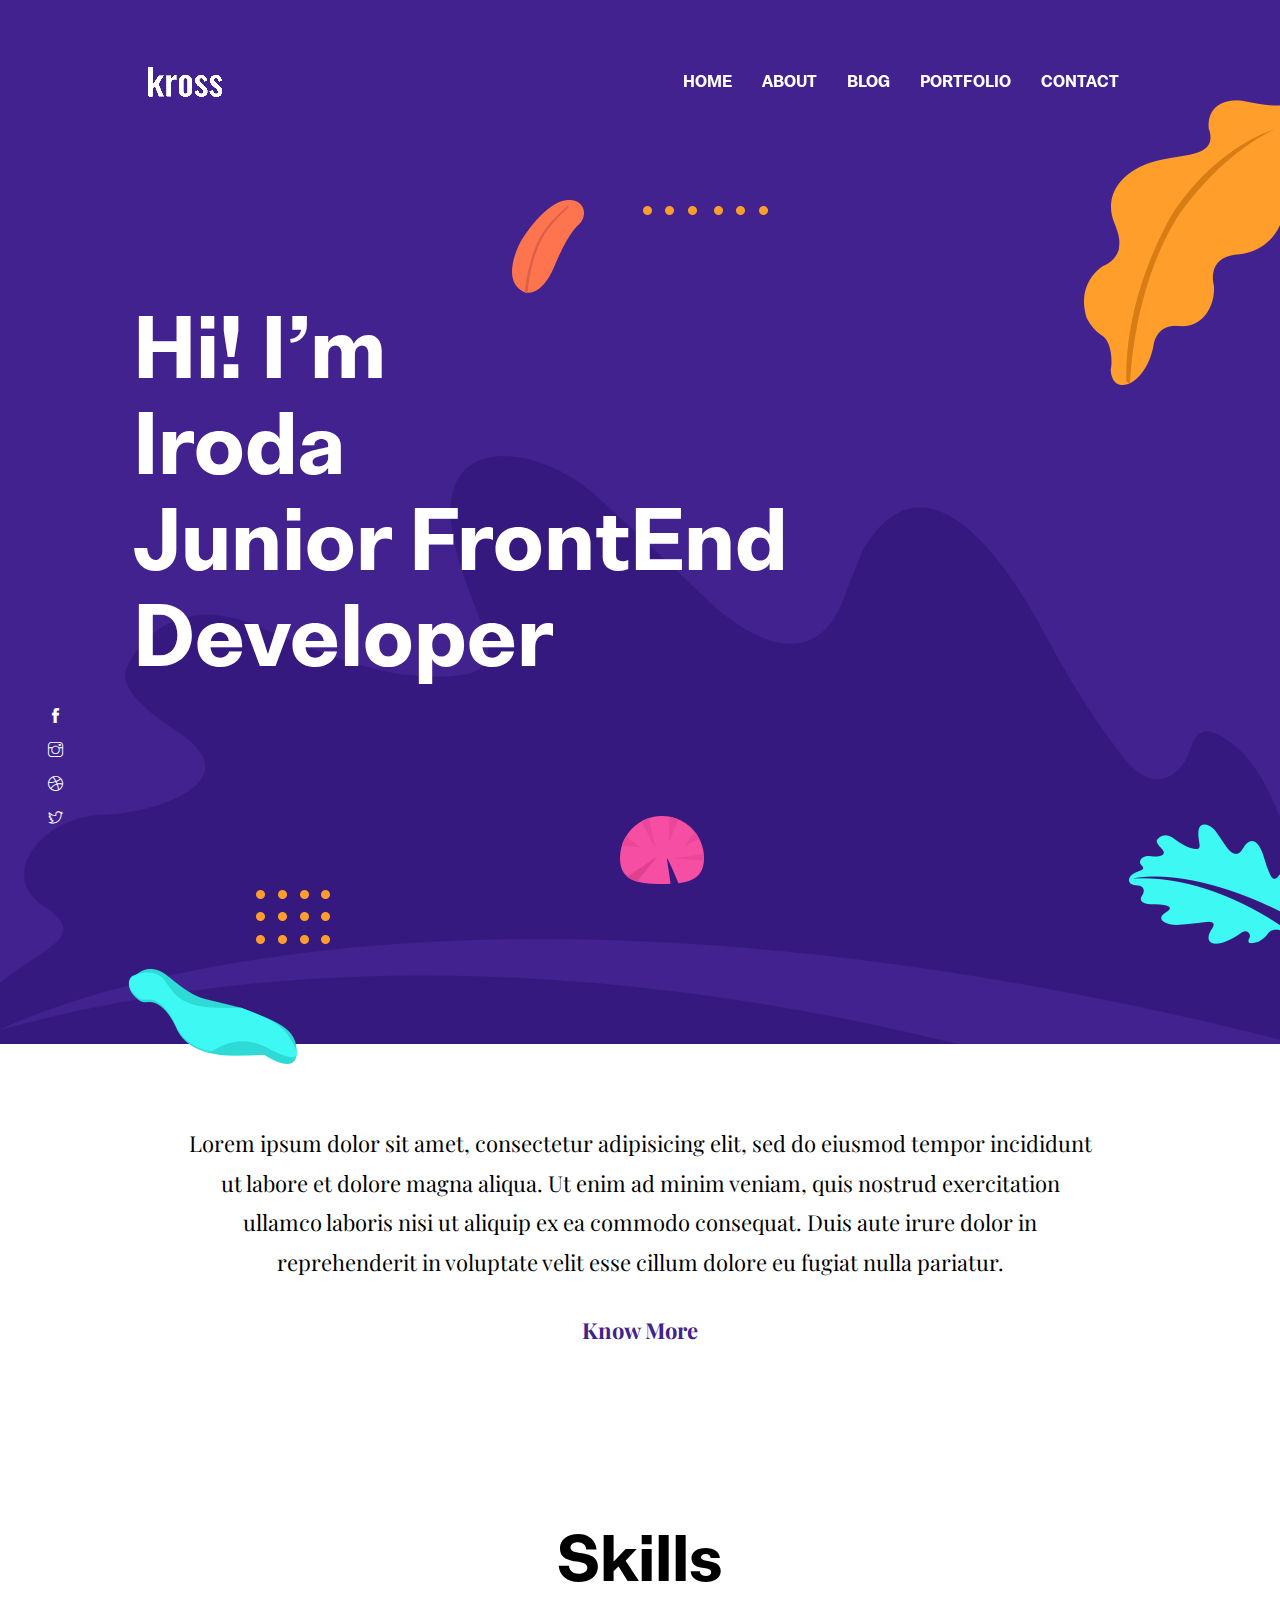
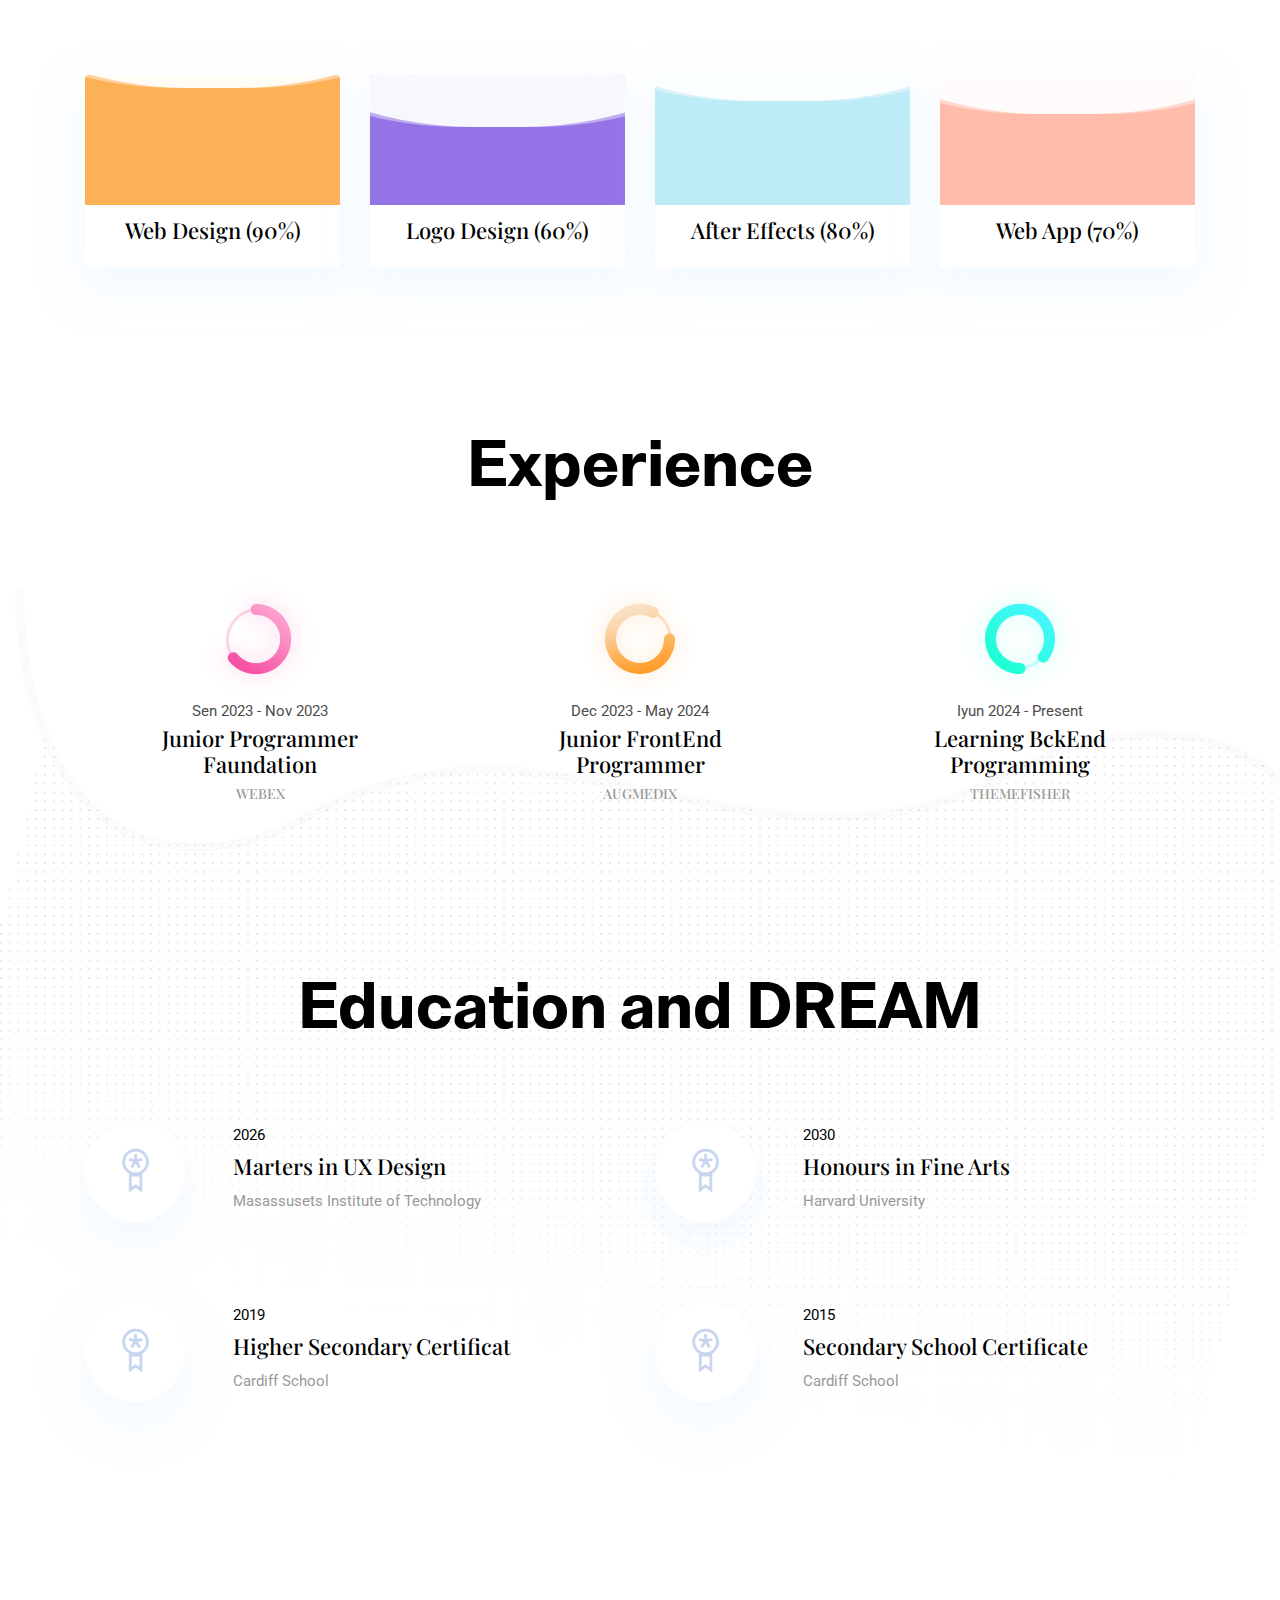
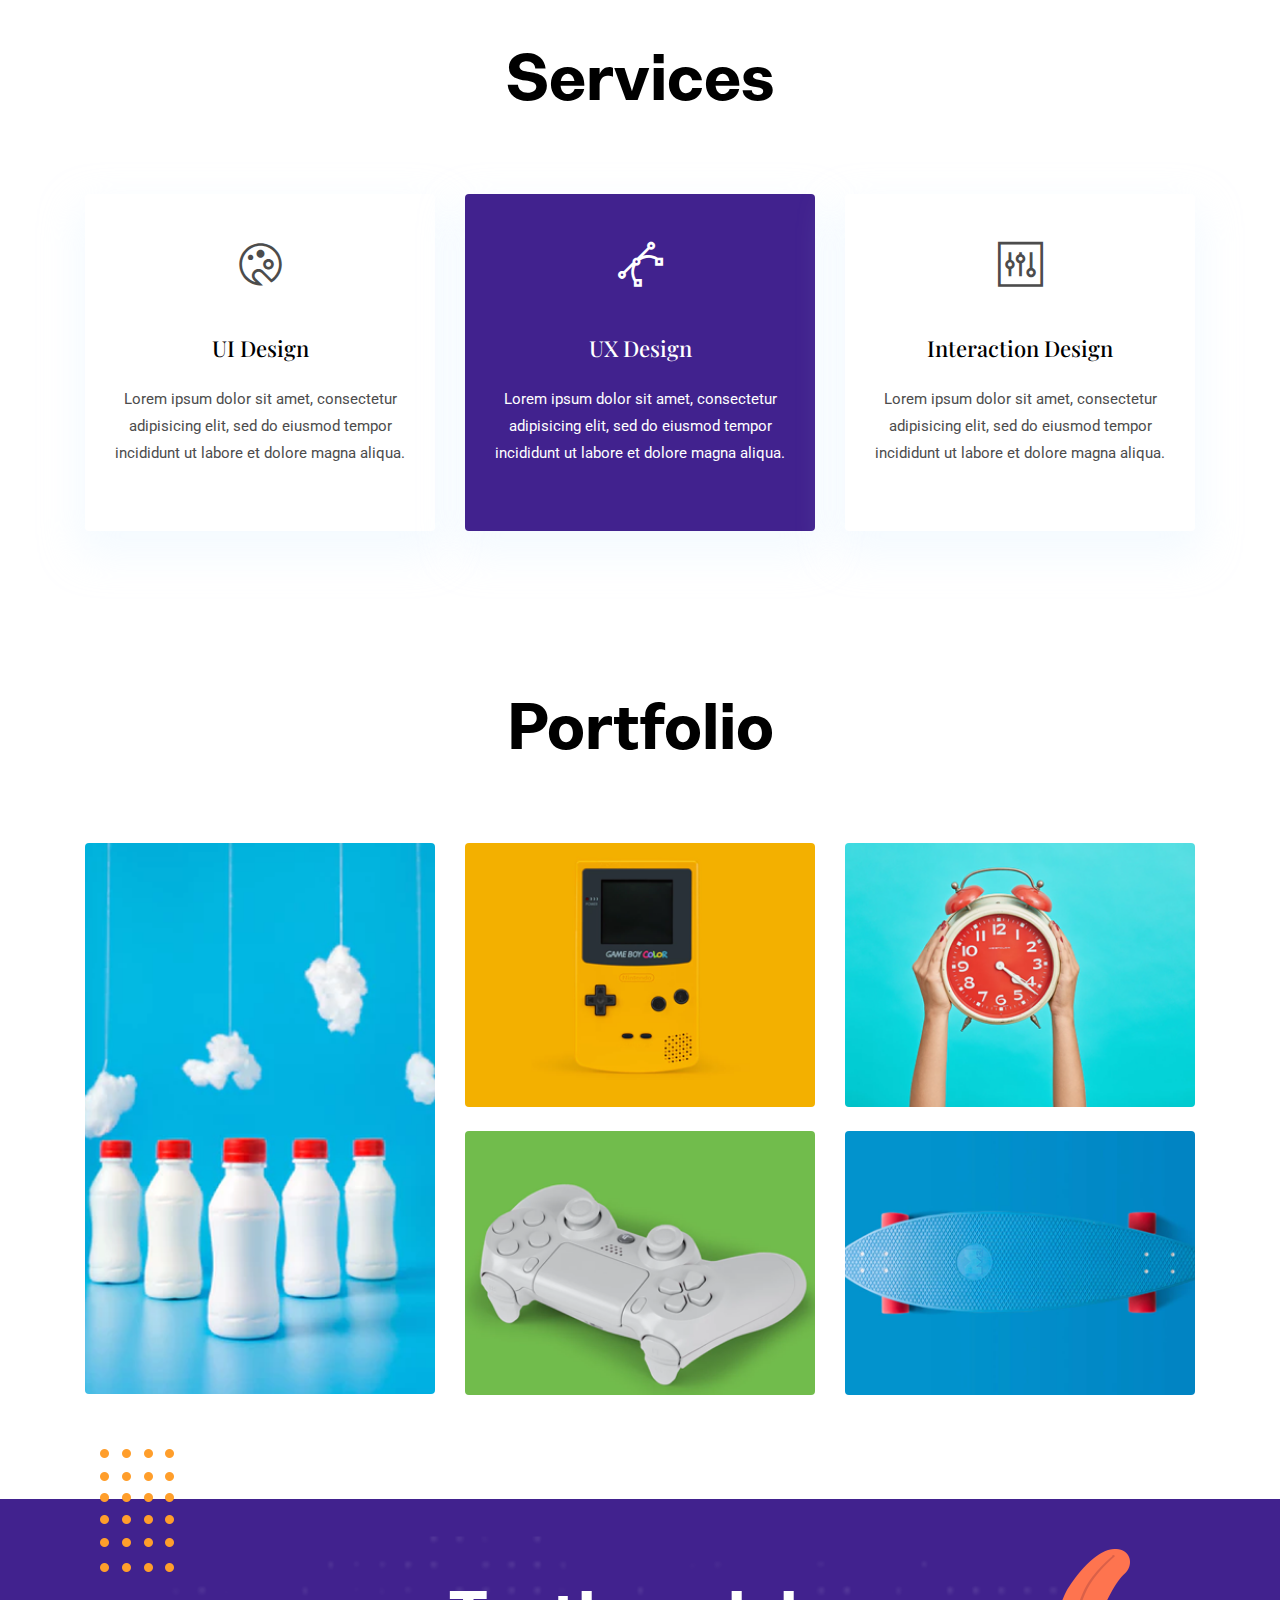
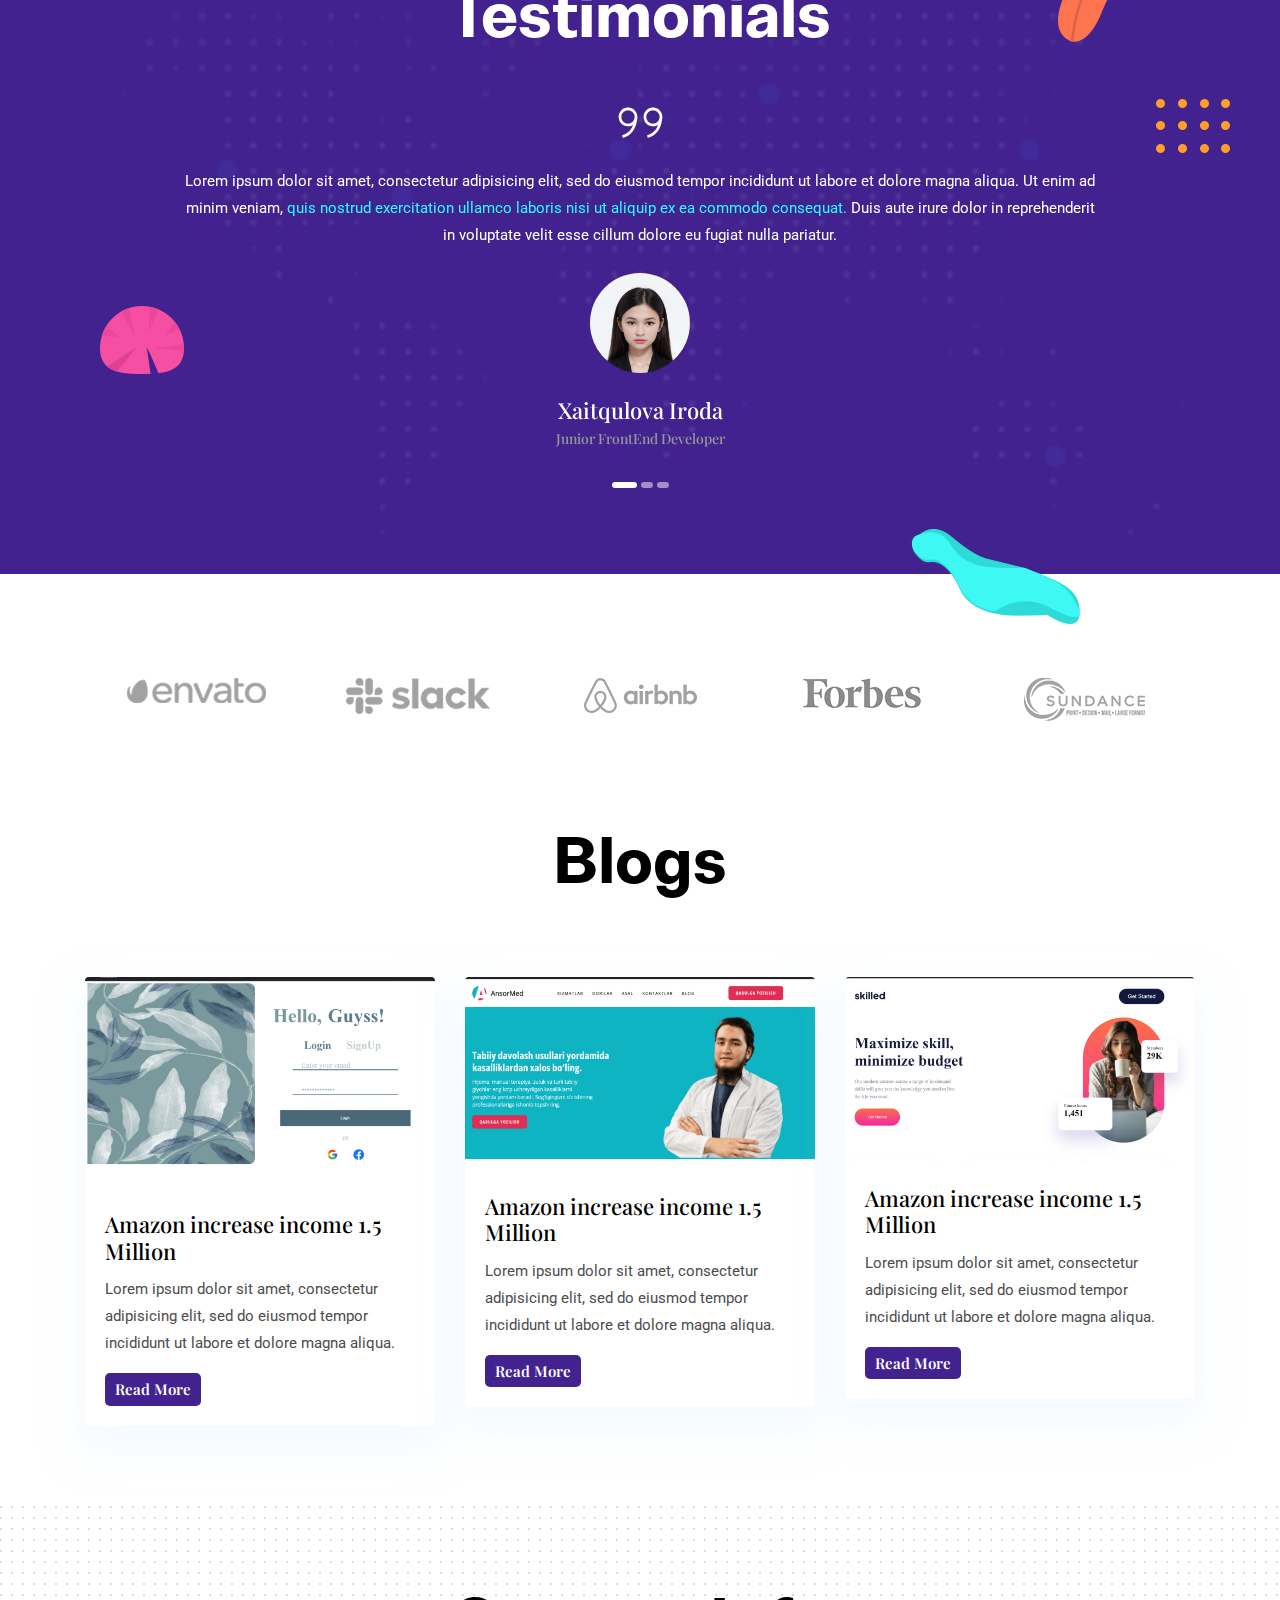
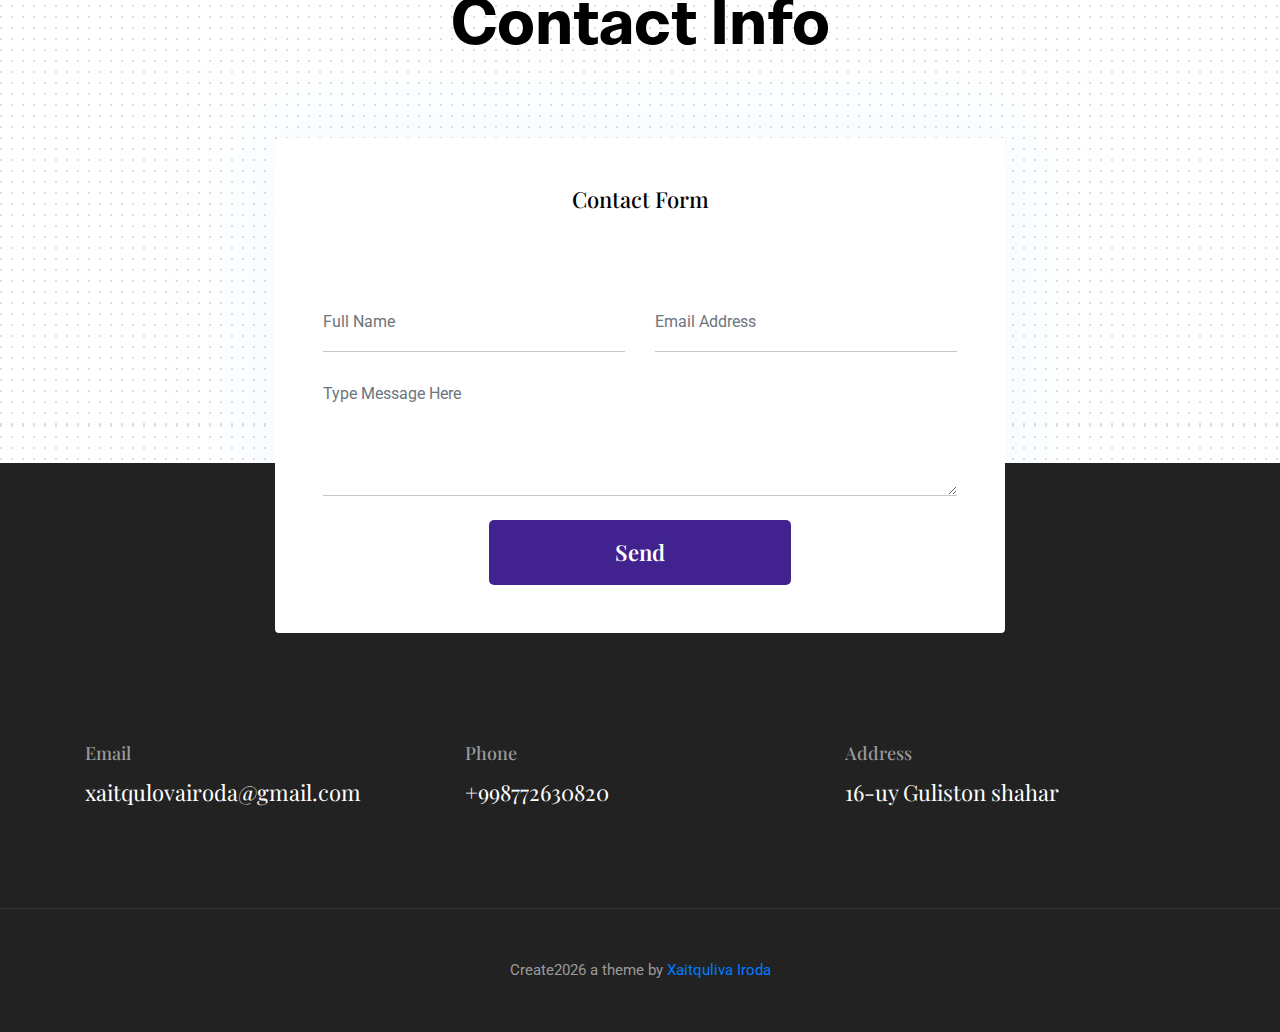
<file: index.html>
<!DOCTYPE html>
<html lang="zxx">

<head>
  <meta charset="utf-8">
  <title>Portfolio Template</title>

  <!-- mobile responsive meta -->
  <meta name="viewport" content="width=device-width, initial-scale=1">
  <meta name="viewport" content="width=device-width, initial-scale=1, maximum-scale=1">
  
  <!-- ** Plugins Needed for the Project ** -->
  <!-- Bootstrap -->
  <link rel="stylesheet" href="plugins/bootstrap/bootstrap.min.css">
  <!-- slick slider -->
  <link rel="stylesheet" href="plugins/slick/slick.css">
  <!-- themefy-icon -->
  <link rel="stylesheet" href="plugins/themify-icons/themify-icons.css">

  <!-- Main Stylesheet -->
  <link href="css/style.css" rel="stylesheet">
  
  <!--Favicon-->
  <link rel="shortcut icon" href="images/favicon.ico" type="image/x-icon">
  <link rel="icon" href="images/favicon.ico" type="image/x-icon">

</head>

<body>
  

<header class="navigation fixed-top">
  <nav class="navbar navbar-expand-lg navbar-dark">
    <a class="navbar-brand font-tertiary h3" href="index.html"><img src="images/logo.png" alt="Myself"></a>
    <button class="navbar-toggler" type="button" data-toggle="collapse" data-target="#navigation"
      aria-controls="navigation" aria-expanded="false" aria-label="Toggle navigation">
      <span class="navbar-toggler-icon"></span>
    </button>

    <div class="collapse navbar-collapse text-center" id="navigation">
      <ul class="navbar-nav ml-auto">
        <li class="nav-item active">
          <a class="nav-link" href="index.html">Home</a>
        </li>
        <li class="nav-item">
          <a class="nav-link" href="about.html">about</a>
        </li>
        <li class="nav-item">
          <a class="nav-link" href="blog.html">Blog</a>
        </li>
        <li class="nav-item">
          <a class="nav-link" href="portfolio.html">Portfolio</a>
        </li>
        <li class="nav-item">
          <a class="nav-link" href="contact.html">Contact</a>
        </li>
      </ul>
    </div>
  </nav>
</header>

<!-- hero area -->
<section class="hero-area bg-primary" id="parallax">
  <div class="container">
    <div class="row">
      <div class="col-lg-11 mx-auto">
        <h1 class="text-white font-tertiary">Hi! I’m <br> Iroda <br>Junior FrontEnd Developer</h1>
      </div>
    </div>
  </div>
  <div class="layer-bg w-100">
    <img class="img-fluid w-100" src="images/illustrations/leaf-bg.png" alt="bg-shape">
  </div>
  <div class="layer" id="l2">
    <img src="images/illustrations/dots-cyan.png" alt="bg-shape">
  </div>
  <div class="layer" id="l3">
    <img src="images/illustrations/leaf-orange.png" alt="bg-shape">
  </div>
  <div class="layer" id="l4">
    <img src="images/illustrations/dots-orange.png" alt="bg-shape">
  </div>
  <div class="layer" id="l5">
    <img src="images/illustrations/leaf-yellow.png" alt="bg-shape">
  </div>
  <div class="layer" id="l6">
    <img src="images/illustrations/leaf-cyan.png" alt="bg-shape">
  </div>
  <div class="layer" id="l7">
    <img src="images/illustrations/dots-group-orange.png" alt="bg-shape">
  </div>
  <div class="layer" id="l8">
    <img src="images/illustrations/leaf-pink-round.png" alt="bg-shape">
  </div>
  <div class="layer" id="l9">
    <img src="images/illustrations/leaf-cyan-2.png" alt="bg-shape">
  </div>
  <!-- social icon -->
  <ul class="list-unstyled ml-5 mt-3 position-relative zindex-1">
    <li class="mb-3"><a class="text-white" href="#"><i class="ti-facebook"></i></a></li>
    <li class="mb-3"><a class="text-white" href="#"><i class="ti-instagram"></i></a></li>
    <li class="mb-3"><a class="text-white" href="t.me/@ikd_0220"><i class="ti-dribbble"></i></a></li>
    <li class="mb-3"><a class="text-white" href="#"><i class="ti-twitter"></i></a></li>
  </ul>
  <!-- /social icon -->
</section>
<!-- /hero area -->

<!-- about -->
<section class="section">
  <div class="container">
    <div class="row">
      <div class="col-lg-10 mx-auto text-center">
        <p class="font-secondary paragraph-lg text-dark">Lorem ipsum dolor sit amet, consectetur adipisicing elit, sed
          do eiusmod tempor incididunt ut labore et dolore magna aliqua. Ut enim ad minim veniam, quis nostrud
          exercitation ullamco laboris nisi ut aliquip ex ea commodo consequat. Duis aute irure dolor in reprehenderit
          in voluptate velit esse cillum dolore eu fugiat nulla pariatur.</p>
        <a href="about.html" class="btn btn-transparent">know more</a>
      </div>
    </div>
  </div>
</section>
<!-- /about -->

<!-- skills -->
<section class="section">
  <div class="container">
    <div class="row">
      <div class="col-lg-12 text-center">
        <h2 class="section-title">Skills</h2>
      </div>
      <div class="col-lg-3 col-sm-6 mb-4 mb-lg-0">
        <div class="card shadow text-center">
          <div class="position-relative rounded-top progress-wrapper" data-color="#fdb157">
            <div class="wave" data-progress="90%"></div>
          </div>
          <div class="card-footer bg-white">
            <h4 class="card-title">Web Design (90%)</h4>
          </div>
        </div>
      </div>
      <div class="col-lg-3 col-sm-6 mb-4 mb-lg-0">
        <div class="card shadow text-center">
          <div class="position-relative rounded-top progress-wrapper" data-color="#9473e6">
            <div class="wave" data-progress="60%"></div>
          </div>
          <div class="card-footer bg-white">
            <h4 class="card-title">Logo Design (60%)</h4>
          </div>
        </div>
      </div>
      <div class="col-lg-3 col-sm-6 mb-4 mb-lg-0">
        <div class="card shadow text-center">
          <div class="position-relative rounded-top progress-wrapper" data-color="#bdecf6">
            <div class="wave" data-progress="80%"></div>
          </div>
          <div class="card-footer bg-white">
            <h4 class="card-title">After Effects (80%)</h4>
          </div>
        </div>
      </div>
      <div class="col-lg-3 col-sm-6 mb-4 mb-lg-0">
        <div class="card shadow text-center">
          <div class="position-relative rounded-top progress-wrapper" data-color="#ffbcaa">
            <div class="wave" data-progress="70%"></div>
          </div>
          <div class="card-footer bg-white">
            <h4 class="card-title">Web App (70%)</h4>
          </div>
        </div>
      </div>
    </div>
  </div>
</section>
<!-- /skills -->

<!-- experience -->
<section class="section">
  <div class="container">
    <div class="row justify-content-around">
      <div class="col-lg-12 text-center">
        <h2 class="section-title">Experience</h2>
      </div>
      <div class="col-lg-3 col-md-4 text-center">
        <img src="images/experience/icon-1.png" alt="icon">
        <p class="mb-0">Sen 2023 - Nov 2023</p>
        <h4>Junior Programmer Faundation</h4>
        <h6 class="text-light">WEBEX</h6>
      </div>
      <div class="col-lg-3 col-md-4 text-center">
        <img src="images/experience/icon-2.png" alt="icon">
        <p class="mb-0">Dec 2023 - May 2024</p>
        <h4>Junior FrontEnd Programmer</h4>
        <h6 class="text-light">AUGMEDIX</h6>
      </div>
      <div class="col-lg-3 col-md-4 text-center">
        <img src="images/experience/icon-3.png" alt="icon">
        <p class="mb-0">Iyun 2024 - Present</p>
        <h4>Learning BckEnd Programming </h4>
        <h6 class="text-light">THEMEFISHER</h6>
      </div>
    </div>
  </div>
</section>
<!-- ./experience -->

<!-- education -->
<section class="section position-relative">
  <div class="container">
    <div class="row">
      <div class="col-lg-12 text-center">
        <h2 class="section-title">Education  and     DREAM</h2>
      </div>
      <div class="col-lg-6 col-md-6 mb-80">
        <div class="d-flex">
          <div class="mr-lg-5 mr-3">
            <i class="ti-medall icon icon-light icon-bg bg-white shadow rounded-circle d-block"></i>
          </div>
          <div>
            <p class="text-dark mb-1">2026</p>
            <h4>Marters in UX Design</h4>
            <p class="mb-0 text-light">Masassusets Institute of Technology</p>
          </div>
        </div>
      </div>
      <div class="col-lg-6 col-md-6 mb-80">
        <div class="d-flex">
          <div class="mr-lg-5 mr-3">
            <i class="ti-medall icon icon-light icon-bg bg-white shadow rounded-circle d-block"></i>
          </div>
          <div>
            <p class="text-dark mb-1">2030</p>
            <h4>Honours in Fine Arts</h4>
            <p class="mb-0 text-light">Harvard University</p>
          </div>
        </div>
      </div>
      <div class="col-lg-6 col-md-6 mb-80">
        <div class="d-flex">
          <div class="mr-lg-5 mr-3">
            <i class="ti-medall icon icon-light icon-bg bg-white shadow rounded-circle d-block"></i>
          </div>
          <div>
            <p class="text-dark mb-1">2019</p>
            <h4>Higher Secondary Certificat</h4>
            <p class="mb-0 text-light">Cardiff School</p>
          </div>
        </div>
      </div>
      <div class="col-lg-6 col-md-6 mb-80">
        <div class="d-flex">
          <div class="mr-lg-5 mr-3">
            <i class="ti-medall icon icon-light icon-bg bg-white shadow rounded-circle d-block"></i>
          </div>
          <div>
            <p class="text-dark mb-1">2015</p>
            <h4>Secondary School Certificate</h4>
            <p class="mb-0 text-light">Cardiff School</p>
          </div>
        </div>
      </div>
    </div>
  </div>
  <!-- bg image -->
  <img class="img-fluid edu-bg-image w-100" src="images/backgrounds/education-bg.png" alt="bg-image">
</section>
<!-- /education -->

<!-- services -->
<section class="section">
  <div class="container">
    <div class="row">
      <div class="col-12 text-center">
        <h2 class="section-title">Services</h2>
      </div>
      <div class="col-md-4 mb-4 mb-md-0">
        <div class="card hover-shadow shadow">
          <div class="card-body text-center px-4 py-5">
            <i class="ti-palette icon mb-5 d-inline-block"></i>
            <h4 class="mb-4">UI Design</h4>
            <p>Lorem ipsum dolor sit amet, consectetur adipisicing elit, sed do eiusmod tempor incididunt ut labore et
              dolore magna aliqua.</p>
          </div>
        </div>
      </div>
      <div class="col-md-4 mb-4 mb-md-0">
        <div class="card active-bg-primary hover-shadow shadow">
          <div class="card-body text-center px-4 py-5">
            <i class="ti-vector icon mb-5 d-inline-block"></i>
            <h4 class="mb-4">UX Design</h4>
            <p>Lorem ipsum dolor sit amet, consectetur adipisicing elit, sed do eiusmod tempor incididunt ut labore et
              dolore magna aliqua.</p>
          </div>
        </div>
      </div>
      <div class="col-md-4 mb-4 mb-md-0">
        <div class="card hover-shadow shadow">
          <div class="card-body text-center px-4 py-5">
            <i class="ti-panel icon mb-5 d-inline-block"></i>
            <h4 class="mb-4">Interaction Design</h4>
            <p>Lorem ipsum dolor sit amet, consectetur adipisicing elit, sed do eiusmod tempor incididunt ut labore et
              dolore magna aliqua.</p>
          </div>
        </div>
      </div>
    </div>
  </div>
</section>
<!-- /services -->

<!-- portfolio -->
<section class="section">
  <div class="container">
    <div class="row">
      <div class="col-12 text-center">
        <h2 class="section-title">Portfolio</h2>
      </div>
    </div>
    <div class="row shuffle-wrapper">
      <div class="col-lg-4 col-6 mb-4 shuffle-item">
        <div class="position-relative rounded hover-wrapper">
          <img src="images/portfolio/item-1.png" alt="portfolio-image" class="img-fluid rounded w-100">
          <div class="hover-overlay">
            <div class="hover-content">
              <a class="btn btn-light btn-sm" href="project-single.html">view project</a>
            </div>
          </div>
        </div>
      </div>
      <div class="col-lg-4 col-6 mb-4 shuffle-item">
        <div class="position-relative rounded hover-wrapper">
          <img src="images/portfolio/item-2.png" alt="portfolio-image" class="img-fluid rounded w-100">
          <div class="hover-overlay">
            <div class="hover-content">
              <a class="btn btn-light btn-sm" href="project-single.html">view project</a>
            </div>
          </div>
        </div>
      </div>
      <div class="col-lg-4 col-6 mb-4 shuffle-item">
        <div class="position-relative rounded hover-wrapper">
          <img src="images/portfolio/item-3.png" alt="portfolio-image" class="img-fluid rounded w-100">
          <div class="hover-overlay">
            <div class="hover-content">
              <a class="btn btn-light btn-sm" href="project-single.html">view project</a>
            </div>
          </div>
        </div>
      </div>
      <div class="col-lg-4 col-6 mb-4 shuffle-item">
        <div class="position-relative rounded hover-wrapper">
          <img src="images/portfolio/item-4.png" alt="portfolio-image" class="img-fluid rounded w-100">
          <div class="hover-overlay">
            <div class="hover-content">
              <a class="btn btn-light btn-sm" href="project-single.html">view project</a>
            </div>
          </div>
        </div>
      </div>
      <div class="col-lg-4 col-6 mb-4 shuffle-item">
        <div class="position-relative rounded hover-wrapper">
          <img src="images/portfolio/item-5.png" alt="portfolio-image" class="img-fluid rounded w-100">
          <div class="hover-overlay">
            <div class="hover-content">
              <a class="btn btn-light btn-sm" href="project-single.html">view project</a>
            </div>
          </div>
        </div>
      </div>
    </div>
  </div>
</section>
<!-- /portfolio -->

<!-- testimonial -->
<section class="section bg-primary position-relative testimonial-bg-shapes">
  <div class="container">
    <div class="row">
      <div class="col-12 text-center">
        <h2 class="section-title text-white mb-5">Testimonials</h2>
      </div>
      <div class="col-lg-10 mx-auto testimonial-slider">
        <!-- slider-item -->
        <div class="text-center testimonial-content">
          <i class="ti-quote-right text-white icon mb-4 d-inline-block"></i>
          <p class="text-white mb-4">Lorem ipsum dolor sit amet, consectetur adipisicing elit, sed do eiusmod tempor
            incididunt ut labore et dolore magna aliqua. Ut enim ad minim veniam, <strong>quis nostrud exercitation
              ullamco laboris nisi ut aliquip ex ea commodo consequat.</strong> Duis aute irure dolor in reprehenderit
            in voluptate velit esse cillum dolore eu fugiat nulla pariatur.</p>
          <img class="img-fluid rounded-circle mb-4 d-inline-block image__img" src="images/testimonial/photo_2024-05-04_21-15-30.jpg"
            alt="client-image">
          <h4 class="text-white">Xaitqulova Iroda</h4>
          <h6 class="text-light mb-4">Junior FrontEnd Developer</h6>
        </div>
        <!-- slider-item -->
        <div class="text-center testimonial-content">
          <i class="ti-quote-right text-white icon mb-4 d-inline-block"></i>
          <p class="text-white mb-4">Lorem ipsum dolor sit amet, consectetur adipisicing elit, sed do eiusmod tempor
            incididunt ut labore et dolore magna aliqua. Ut enim ad minim veniam, <strong>quis nostrud exercitation
              ullamco
              laboris nisi ut aliquip ex ea commodo consequat.</strong> Duis aute irure dolor in reprehenderit in
            voluptate velit
            esse cillum dolore eu fugiat nulla pariatur.</p>
          <img class="img-fluid rounded-circle mb-4 d-inline-block image__img" src="images/testimonial/photo_2024-05-04_21-15-30.jpg"
            alt="client-image">
          <h4 class="text-white">Xaitqulova Iroda</h4>
          <h6 class="text-light mb-4">Junior FrontEnd Developer</h6>
        </div>
        <!-- slider-item -->
        <div class="text-center testimonial-content">
          <i class="ti-quote-right text-white icon mb-4 d-inline-block "></i>
          <p class="text-white mb-4">Lorem ipsum dolor sit amet, consectetur adipisicing elit, sed do eiusmod tempor
            incididunt ut labore et dolore magna aliqua. Ut enim ad minim veniam, <strong>quis nostrud exercitation
              ullamco
              laboris nisi ut aliquip ex ea commodo consequat.</strong> Duis aute irure dolor in reprehenderit in
            voluptate velit
            esse cillum dolore eu fugiat nulla pariatur.</p>
          <img class="img-fluid rounded-circle mb-4 d-inline-block image__img" src="images/testimonial/photo_2024-05-04_21-15-30.jpg"
            alt="client-image">
          <h4 class="text-white">Xaitqulova Iroda</h4>
          <h6 class="text-light mb-4">Junior FrontEnd Developer</h6>
        </div>
      </div>
    </div>
  </div>
  <!-- bg shapes -->
  <img src="images/backgrounds/map.png" alt="map" class="img-fluid bg-map">
  <img src="images/illustrations/dots-group-v.png" alt="bg-shape" class="img-fluid bg-shape-1">
  <img src="images/illustrations/leaf-orange.png" alt="bg-shape" class="img-fluid bg-shape-2">
  <img src="images/illustrations/dots-group-sm.png" alt="bg-shape" class="img-fluid bg-shape-3">
  <img src="images/illustrations/leaf-pink-round.png" alt="bg-shape" class="img-fluid bg-shape-4">
  <img src="images/illustrations/leaf-cyan.png" alt="bg-shape" class="img-fluid bg-shape-5">
</section>
<!-- /testimonial -->

<!-- client logo slider -->
<section class="section pb-0">
  <div class="container">
    <div class="client-logo-slider d-flex align-items-center">
      <a href="#" class="text-center d-block outline-0 p-4"><img class="d-unset img-fluid"
          src="images/clients-logo/client-logo-1.png" alt="client-logo"></a>
      <a href="#" class="text-center d-block outline-0 p-4"><img class="d-unset img-fluid"
          src="images/clients-logo/client-logo-2.png" alt="client-logo"></a>
      <a href="#" class="text-center d-block outline-0 p-4"><img class="d-unset img-fluid"
          src="images/clients-logo/client-logo-3.png" alt="client-logo"></a>
      <a href="#" class="text-center d-block outline-0 p-4"><img class="d-unset img-fluid"
          src="images/clients-logo/client-logo-4.png" alt="client-logo"></a>
      <a href="#" class="text-center d-block outline-0 p-4"><img class="d-unset img-fluid"
          src="images/clients-logo/client-logo-5.png" alt="client-logo"></a>
      <a href="#" class="text-center d-block outline-0 p-4"><img class="d-unset img-fluid"
          src="images/clients-logo/client-logo-1.png" alt="client-logo"></a>
      <a href="#" class="text-center d-block outline-0 p-4"><img class="d-unset img-fluid"
          src="images/clients-logo/client-logo-2.png" alt="client-logo"></a>
      <a href="#" class="text-center d-block outline-0 p-4"><img class="d-unset img-fluid"
          src="images/clients-logo/client-logo-3.png" alt="client-logo"></a>
      <a href="#" class="text-center d-block outline-0 p-4"><img class="d-unset img-fluid"
          src="images/clients-logo/client-logo-4.png" alt="client-logo"></a>
      <a href="#" class="text-center d-block outline-0 p-4"><img class="d-unset img-fluid"
          src="images/clients-logo/client-logo-5.png" alt="client-logo"></a>
    </div>
  </div>
</section>
<!-- /client logo slider -->

<!-- blog -->
<section class="section">
  <div class="container">
    <div class="row">
      <div class="col-12 text-center">
        <h2 class="section-title">Blogs</h2>
      </div>
      <div class="col-lg-4 col-sm-6 mb-4 mb-lg-0">
        <article class="card shadow">
          <!-- <img class="rounded card-img-top" src="images/blog/post-3.jpg" alt="post-thumb"> -->
          <img class="rounded card-img-top" src="images/blog/photo_2024-05-04_21-37-11.jpg" alt="post-thumb">
          <div class="card-body">
            <h4 class="card-title"><a class="text-dark" href="https://buxgalte.github.io/helloguys/">Amazon increase income 1.5 Million</a>
            </h4>
            <p class="cars-text">Lorem ipsum dolor sit amet, consectetur adipisicing elit, sed do eiusmod tempor
              incididunt ut labore et
              dolore magna aliqua.</p>
            <a href="https://buxgalte.github.io/helloguys/" class="btn btn-xs btn-primary">Read More</a>
          </div>
        </article>
      </div>
      <div class="col-lg-4 col-sm-6 mb-4 mb-lg-0">
        <article class="card shadow">
          <!-- <img class="rounded card-img-top" src="images/blog/post-4.jpg" alt="post-thumb"> -->
          <img class="rounded card-img-top" src="images/blog//photo_2024-05-04_21-40-17.jpg" alt="post-thumb">
          <div class="card-body">
            <h4 class="card-title"><a class="text-dark" href="https://buxgalte.github.io/AnsorMed/">Amazon increase income 1.5 Million </a>
            </h4>
            <p class="cars-text">Lorem ipsum dolor sit amet, consectetur adipisicing elit, sed do eiusmod tempor
              incididunt ut labore et
              dolore magna aliqua.</p>
            <a href="https://buxgalte.github.io/AnsorMed/" class="btn btn-xs btn-primary">Read More</a>
          </div>
        </article>
      </div>
      <div class="col-lg-4 col-sm-6 mb-4 mb-lg-0">
        <article class="card shadow">
          <img class="rounded card-img-top" src="images/blog/photo_2024-05-04_21-44-48.jpg" alt="post-thumb">
          <div class="card-body">
            <h4 class="card-title"><a class="text-dark" href="https://buxgalte.github.io/skilled/">Amazon increase income 1.5 Million</a>
            </h4>
            <p class="cars-text">Lorem ipsum dolor sit amet, consectetur adipisicing elit, sed do eiusmod tempor
              incididunt ut labore et
              dolore magna aliqua.</p>
            <a href="https://buxgalte.github.io/skilled/" class="btn btn-xs btn-primary">Read More</a>
          </div>
        </article>
      </div>
    </div>
  </div>
</section>
<!-- /blog -->

<!-- contact -->
<section class="section section-on-footer" data-background="images/backgrounds/bg-dots.png">
  <div class="container">
    <div class="row">
      <div class="col-12 text-center">
        <h2 class="section-title">Contact Info</h2>
      </div>
      <div class="col-lg-8 mx-auto">
        <div class="bg-white rounded text-center p-5 shadow-down">
          <h4 class="mb-80">Contact Form</h4>
          <form action="#" class="row">
            <div class="col-md-6">
              <input type="text" id="name" name="name" placeholder="Full Name" class="form-control px-0 mb-4">
            </div>
            <div class="col-md-6">
              <input type="email" id="email" name="email" placeholder="Email Address" class="form-control px-0 mb-4">
            </div>
            <div class="col-12">
              <textarea name="message" id="message" class="form-control px-0 mb-4"
                placeholder="Type Message Here"></textarea>
            </div>
            <div class="col-lg-6 col-10 mx-auto">
              <button class="btn btn-primary w-100">send</button>
            </div>
          </form>
        </div>
      </div>
    </div>
  </div>
</section>
<!-- /contact -->

<!-- footer -->
<footer class="bg-dark footer-section">
  <div class="section">
    <div class="container">
      <div class="row">
        <div class="col-md-4">
          <h5 class="text-light">Email</h5>
          <p class="text-white paragraph-lg font-secondary">xaitqulovairoda@gmail.com</p>
        </div>
        <div class="col-md-4">
          <h5 class="text-light">Phone</h5>
          <p class="text-white paragraph-lg font-secondary">+998772630820</p>
        </div>
        <div class="col-md-4">
          <h5 class="text-light">Address</h5>
          <p class="text-white paragraph-lg font-secondary">16-uy Guliston shahar </p>
        </div>
      </div>
    </div>
  </div>
  <div class="border-top text-center border-dark py-5">
    <p class="mb-0 text-light">Create<script>
        var CurrentYear = new Date().getFullYear()
        document.write(CurrentYear)
      </script> a theme by <a href="t.me/dars7777">Xaitquliva Iroda</a></p>
  </div>
</footer>
<!-- /footer -->

<!-- jQuery -->
<script src="plugins/jQuery/jquery.min.js"></script>
<!-- Bootstrap JS -->
<script src="plugins/bootstrap/bootstrap.min.js"></script>
<!-- slick slider -->
<script src="plugins/slick/slick.min.js"></script>
<!-- filter -->
<script src="plugins/shuffle/shuffle.min.js"></script>

<!-- Main Script -->
<script src="js/script.js"></script>

</body>
</html>
</file>
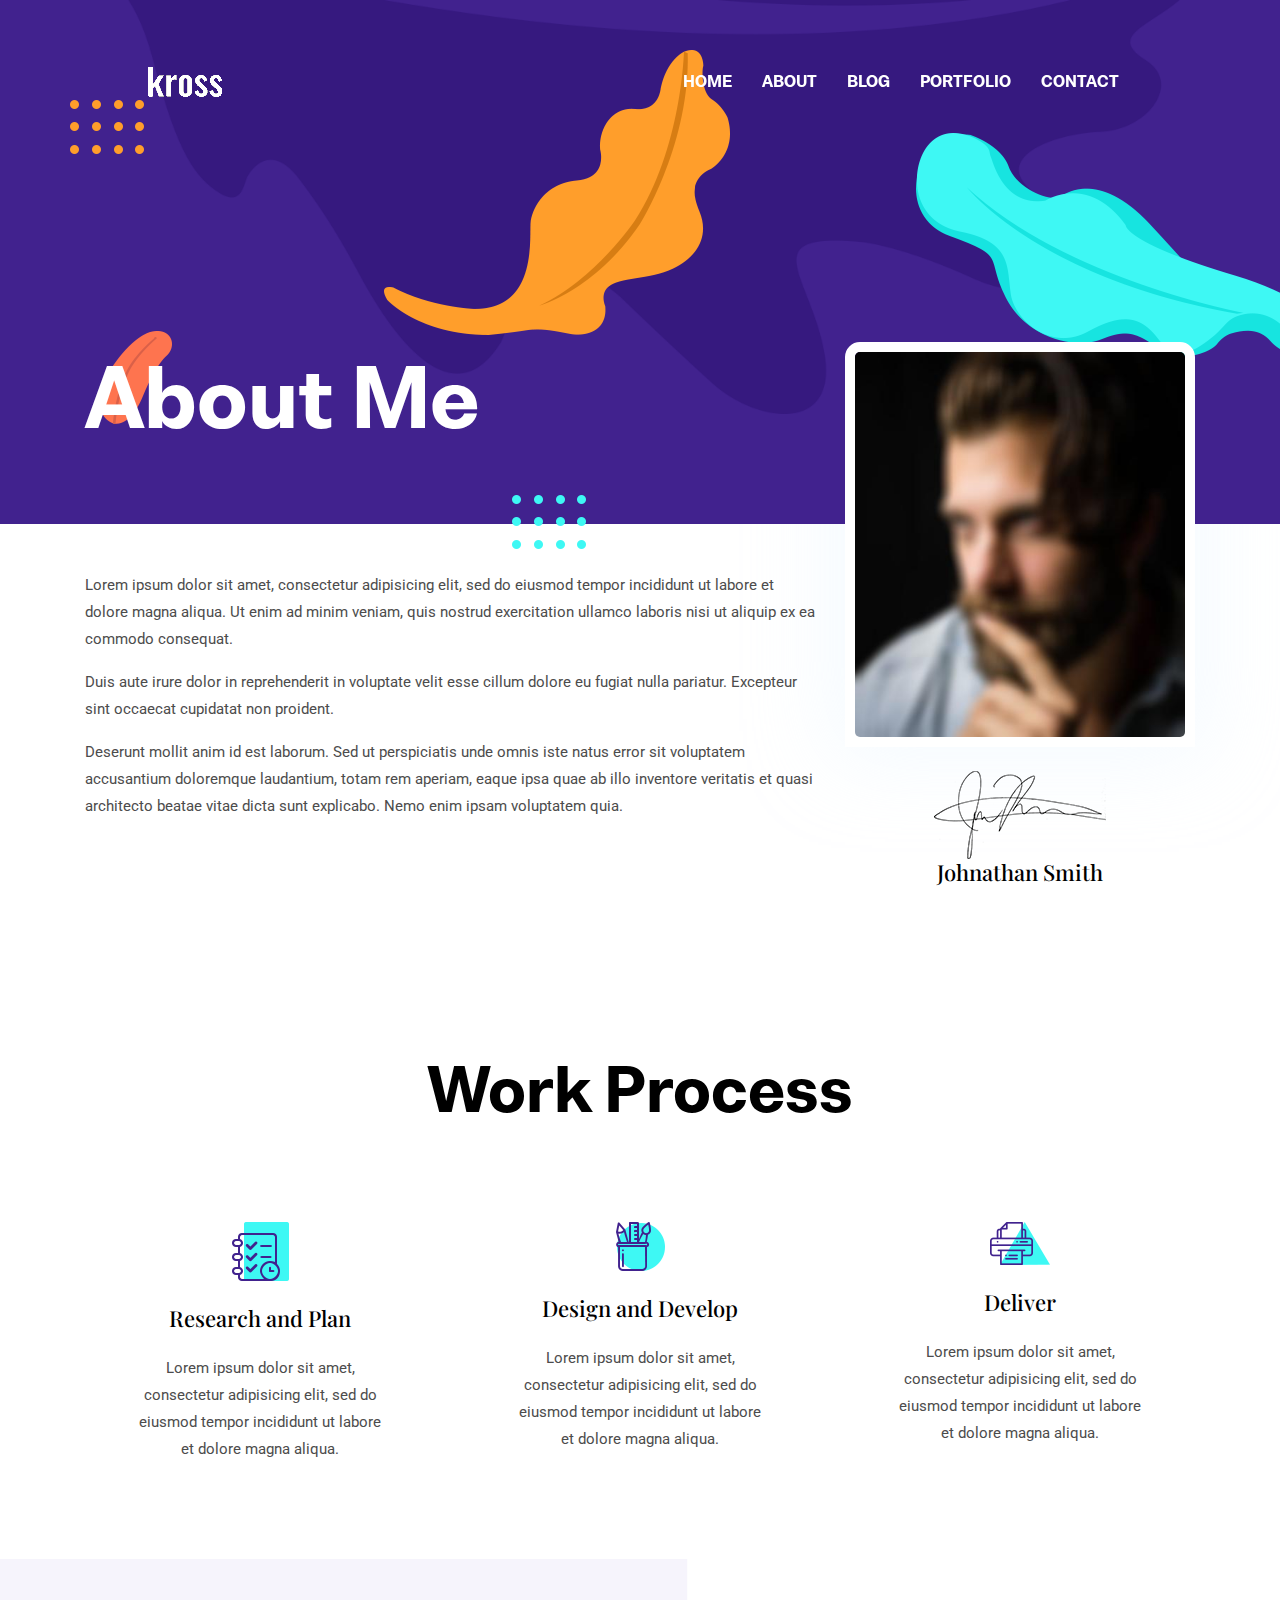
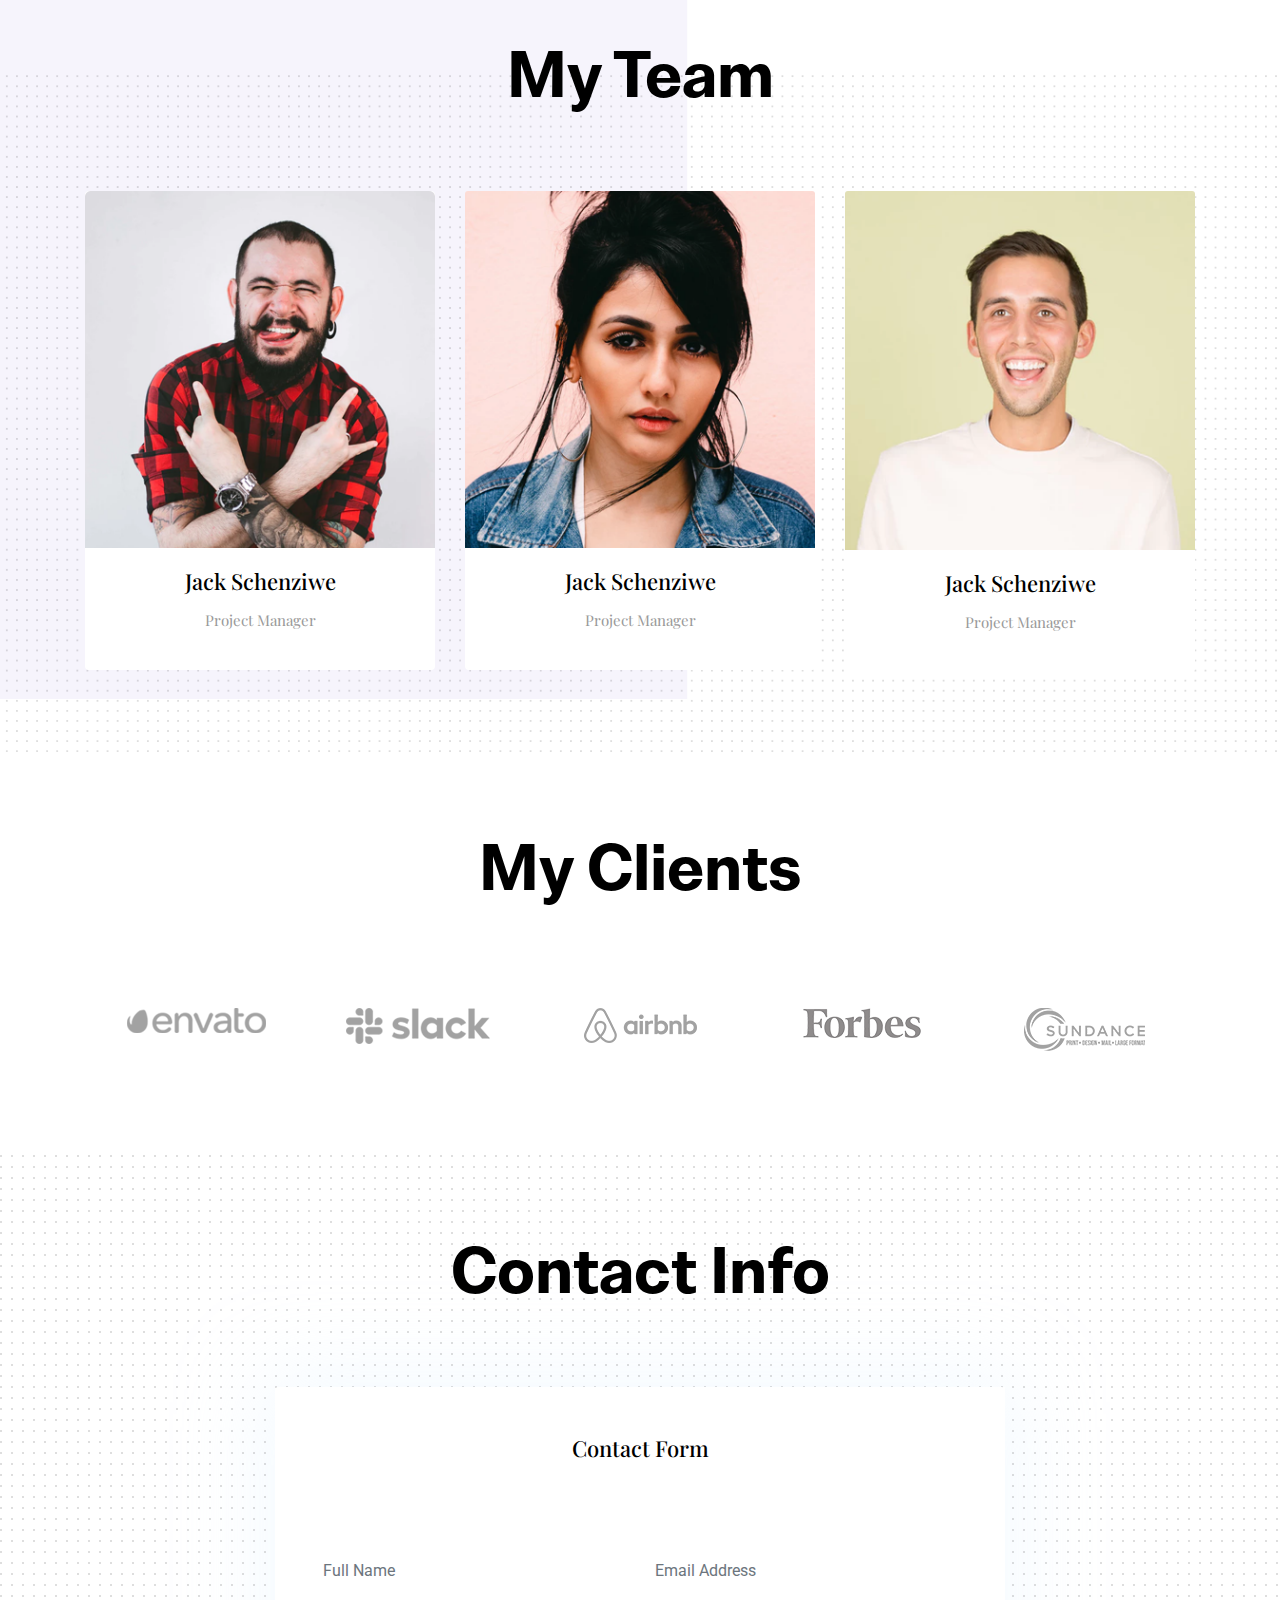
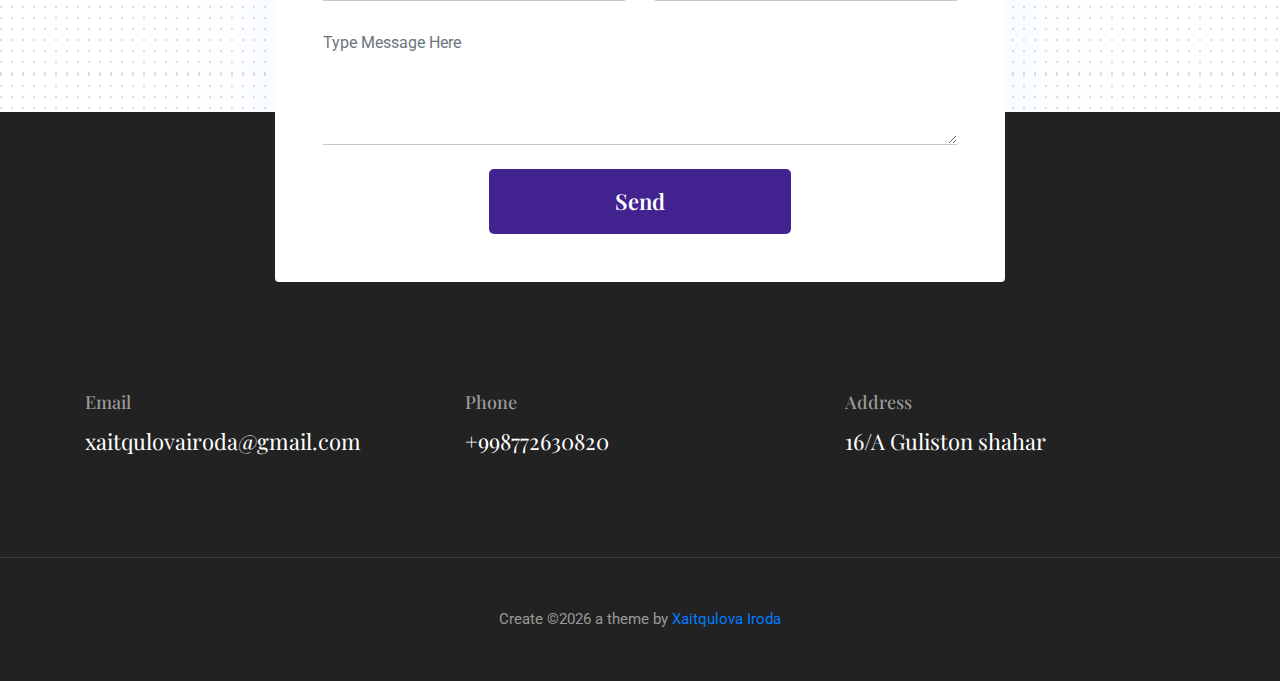
<file: about.html>
<!DOCTYPE html>
<html lang="zxx">

<head>
  <meta charset="utf-8">
  <title>Portfolio Template</title>

  <!-- mobile responsive meta -->
  <meta name="viewport" content="width=device-width, initial-scale=1">
  <meta name="viewport" content="width=device-width, initial-scale=1, maximum-scale=1">
  
  <!-- ** Plugins Needed for the Project ** -->
  <!-- Bootstrap -->
  <link rel="stylesheet" href="plugins/bootstrap/bootstrap.min.css">
  <!-- slick slider -->
  <link rel="stylesheet" href="plugins/slick/slick.css">
  <!-- themefy-icon -->
  <link rel="stylesheet" href="plugins/themify-icons/themify-icons.css">

  <!-- Main Stylesheet -->
  <link href="css/style.css" rel="stylesheet">
  
  <!--Favicon-->
  <link rel="shortcut icon" href="images/favicon.ico" type="image/x-icon">
  <link rel="icon" href="images/favicon.ico" type="image/x-icon">

</head>

<body>
  

<header class="navigation fixed-top">
  <nav class="navbar navbar-expand-lg navbar-dark">
    <a class="navbar-brand font-tertiary h3" href="index.html"><img src="images/logo.png" alt="Myself"></a>
    <button class="navbar-toggler" type="button" data-toggle="collapse" data-target="#navigation"
      aria-controls="navigation" aria-expanded="false" aria-label="Toggle navigation">
      <span class="navbar-toggler-icon"></span>
    </button>

    <div class="collapse navbar-collapse text-center" id="navigation">
      <ul class="navbar-nav ml-auto">
        <li class="nav-item active">
          <a class="nav-link" href="index.html">Home</a>
        </li>
        <li class="nav-item">
          <a class="nav-link" href="about.html">about</a>
        </li>
        <li class="nav-item">
          <a class="nav-link" href="blog.html">Blog</a>
        </li>
        <li class="nav-item">
          <a class="nav-link" href="portfolio.html">Portfolio</a>
        </li>
        <li class="nav-item">
          <a class="nav-link" href="contact.html">Contact</a>
        </li>
      </ul>
    </div>
  </nav>
</header>

<!-- page title -->
<section class="page-title-alt bg-primary position-relative">
  <div class="container">
    <div class="row">
      <div class="col-12">
        <h1 class="text-white font-tertiary">About Me</h1>
      </div>
    </div>
  </div>
  <!-- background shapes -->
  <img src="images/illustrations/leaf-bg-top.png" alt="illustrations" class="bg-shape-1 w-100">
  <img src="images/illustrations/dots-group-sm.png" alt="illustrations" class="bg-shape-2">
  <img src="images/illustrations/leaf-yellow.png" alt="illustrations" class="bg-shape-3">
  <img src="images/illustrations/leaf-orange.png" alt="illustrations" class="bg-shape-4">
  <img src="images/illustrations/dots-group-cyan.png" alt="illustrations" class="bg-shape-5">
  <img src="images/illustrations/leaf-cyan-lg.png" alt="illustrations" class="bg-shape-6">
</section>
<!-- /page title -->

<!-- about -->
<section class="section pt-5">
  <div class="container">
    <div class="row">
      <div class="col-md-8">
        <p>Lorem ipsum dolor sit amet, consectetur adipisicing elit, sed do eiusmod tempor incididunt ut labore et
          dolore magna aliqua. Ut enim ad minim veniam, quis nostrud exercitation ullamco laboris nisi ut aliquip ex ea
          commodo consequat.</p>
        <p>Duis aute irure dolor in reprehenderit in voluptate velit esse cillum dolore eu fugiat nulla pariatur.
          Excepteur sint occaecat cupidatat non proident.</p>
        <p>Deserunt mollit anim id est laborum. Sed ut perspiciatis unde omnis iste natus error sit voluptatem
          accusantium doloremque laudantium, totam rem aperiam, eaque ipsa quae ab illo inventore veritatis et quasi
          architecto beatae vitae dicta sunt explicabo. Nemo enim ipsam voluptatem quia.</p>
      </div>
      <div class="col-md-4 text-center drag-lg-top">
        <div class="shadow-down mb-4">
          <img src="images/about/author.jpg" alt="author" class="img-fluid w-100 rounded-lg border-thick border-white">
        </div>
        <img src="images/about/signature.png" alt="signature" class="img-fluid">
        <h4>Johnathan Smith</h4>
      </div>
    </div>
  </div>
</section>
<!-- /about -->

<!-- Work Process -->
<section class="section">
  <div class="container">
    <div class="row justify-content-around">
      <div class="col-lg-12 text-center">
        <h2 class="section-title">Work Process</h2>
      </div>
      <div class="col-lg-3 col-md-4 text-center hover-shadow pt-3">
        <div class="">
          <img src="images/icons/plan.png" class="mb-4" alt="icon">
          <h4 class="mb-4">Research and Plan</h4>
          <p>Lorem ipsum dolor sit amet, consectetur adipisicing elit, sed do eiusmod tempor incididunt ut labore et
            dolore magna aliqua.</p>
        </div>
      </div>
      <div class="col-lg-3 col-md-4 text-center hover-shadow pt-3">
        <img src="images/icons/design.png" class="mb-4" alt="icon">
        <h4 class="mb-4">Design and Develop</h4>
        <p>Lorem ipsum dolor sit amet, consectetur adipisicing elit, sed do eiusmod tempor incididunt ut labore et
          dolore magna aliqua.</p>
      </div>
      <div class="col-lg-3 col-md-4 text-center hover-shadow pt-3">
        <img src="images/icons/print.png" class="mb-4" alt="icon">
        <h4 class="mb-4">Deliver</h4>
        <p>Lorem ipsum dolor sit amet, consectetur adipisicing elit, sed do eiusmod tempor incididunt ut labore et
          dolore magna aliqua.</p>
      </div>
    </div>
  </div>
</section>
<!-- ./Work Process -->

<!-- team -->
<section class="section bg-cover" data-background="images/backgrounds/team-bg.png">
  <div class="container">
    <div class="row">
      <div class="col-12 text-center">
        <h2 class="section-title">My Team</h2>
      </div>
      <div class="col-md-4 col-sm-6 mb-4 mb-md-0">
        <div class="card text-center">
          <img src="images/team/member-1.png" class="card-img-top">
          <div class="card-body">
            <h4 class="card-title">Jack Schenziwe</h4>
            <p class="text-light font-secondary">Project Manager</p>
          </div>
        </div>
      </div>
      <div class="col-md-4 col-sm-6 mb-4 mb-md-0">
        <div class="card text-center">
          <img src="images/team/member-2.png" class="card-img-top">
          <div class="card-body">
            <h4 class="card-title">Jack Schenziwe</h4>
            <p class="text-light font-secondary">Project Manager</p>
          </div>
        </div>
      </div>
      <div class="col-md-4 col-sm-6 mb-4 mb-md-0">
        <div class="card text-center">
          <img src="images/team/member-3.png" class="card-img-top">
          <div class="card-body">
            <h4 class="card-title">Jack Schenziwe</h4>
            <p class="text-light font-secondary">Project Manager</p>
          </div>
        </div>
      </div>
    </div>
  </div>
</section>
<!-- /team -->

<!-- clients -->
<section class="section">
  <div class="container">
    <div class="row">
      <div class="col-12 text-center">
        <h2 class="section-title">My Clients</h2>
      </div>
    </div>
    <div class="row">
      <div class="col-12">
        <div class="client-logo-slider d-flex align-items-center">
          <a href="#" class="text-center d-block outline-0 p-4"><img class="d-unset img-fluid"
              src="images/clients-logo/client-logo-1.png" alt="client-logo"></a>
          <a href="#" class="text-center d-block outline-0 p-4"><img class="d-unset img-fluid"
              src="images/clients-logo/client-logo-2.png" alt="client-logo"></a>
          <a href="#" class="text-center d-block outline-0 p-4"><img class="d-unset img-fluid"
              src="images/clients-logo/client-logo-3.png" alt="client-logo"></a>
          <a href="#" class="text-center d-block outline-0 p-4"><img class="d-unset img-fluid"
              src="images/clients-logo/client-logo-4.png" alt="client-logo"></a>
          <a href="#" class="text-center d-block outline-0 p-4"><img class="d-unset img-fluid"
              src="images/clients-logo/client-logo-5.png" alt="client-logo"></a>
          <a href="#" class="text-center d-block outline-0 p-4"><img class="d-unset img-fluid"
              src="images/clients-logo/client-logo-1.png" alt="client-logo"></a>
          <a href="#" class="text-center d-block outline-0 p-4"><img class="d-unset img-fluid"
              src="images/clients-logo/client-logo-2.png" alt="client-logo"></a>
          <a href="#" class="text-center d-block outline-0 p-4"><img class="d-unset img-fluid"
              src="images/clients-logo/client-logo-3.png" alt="client-logo"></a>
          <a href="#" class="text-center d-block outline-0 p-4"><img class="d-unset img-fluid"
              src="images/clients-logo/client-logo-4.png" alt="client-logo"></a>
          <a href="#" class="text-center d-block outline-0 p-4"><img class="d-unset img-fluid"
              src="images/clients-logo/client-logo-5.png" alt="client-logo"></a>
        </div>
      </div>
    </div>
  </div>
</section>
<!-- /clients -->

<!-- contact -->
<section class="section section-on-footer" data-background="images/backgrounds/bg-dots.png">
  <div class="container">
    <div class="row">
      <div class="col-12 text-center">
        <h2 class="section-title">Contact Info</h2>
      </div>
      <div class="col-lg-8 mx-auto">
        <div class="bg-white rounded text-center p-5 shadow-down">
          <h4 class="mb-80">Contact Form</h4>
          <form action="#" class="row">
            <div class="col-md-6">
              <input type="text" id="name" name="name" placeholder="Full Name" class="form-control px-0 mb-4">
            </div>
            <div class="col-md-6">
              <input type="email" id="email" name="email" placeholder="Email Address" class="form-control px-0 mb-4">
            </div>
            <div class="col-12">
              <textarea name="message" id="message" class="form-control px-0 mb-4"
                placeholder="Type Message Here"></textarea>
            </div>
            <div class="col-lg-6 col-10 mx-auto">
              <button class="btn btn-primary w-100">send</button>
            </div>
          </form>
        </div>
      </div>
    </div>
  </div>
</section>
<!-- /contact -->

<!-- footer -->
<footer class="bg-dark footer-section">
  <div class="section">
    <div class="container">
      <div class="row">
        <div class="col-md-4">
          <h5 class="text-light">Email</h5>
          <p class="text-white paragraph-lg font-secondary">xaitqulovairoda@gmail.com</p>
        </div>
        <div class="col-md-4">
          <h5 class="text-light">Phone</h5>
          <p class="text-white paragraph-lg font-secondary">+998772630820</p>
        </div>
        <div class="col-md-4">
          <h5 class="text-light">Address</h5>
          <p class="text-white paragraph-lg font-secondary">16/A Guliston shahar </p>
        </div>
      </div>
    </div>
  </div>
  <div class="border-top text-center border-dark py-5">
    <p class="mb-0 text-light">Create ©<script>
        var CurrentYear = new Date().getFullYear()
        document.write(CurrentYear)
      </script> a theme by <a href="#">Xaitqulova Iroda </a></p>
  </div>
</footer>
<!-- /footer -->

<!-- jQuery -->
<script src="plugins/jQuery/jquery.min.js"></script>
<!-- Bootstrap JS -->
<script src="plugins/bootstrap/bootstrap.min.js"></script>
<!-- slick slider -->
<script src="plugins/slick/slick.min.js"></script>
<!-- filter -->
<script src="plugins/shuffle/shuffle.min.js"></script>

<!-- Main Script -->
<script src="js/script.js"></script>

</body>
</html>
</file>
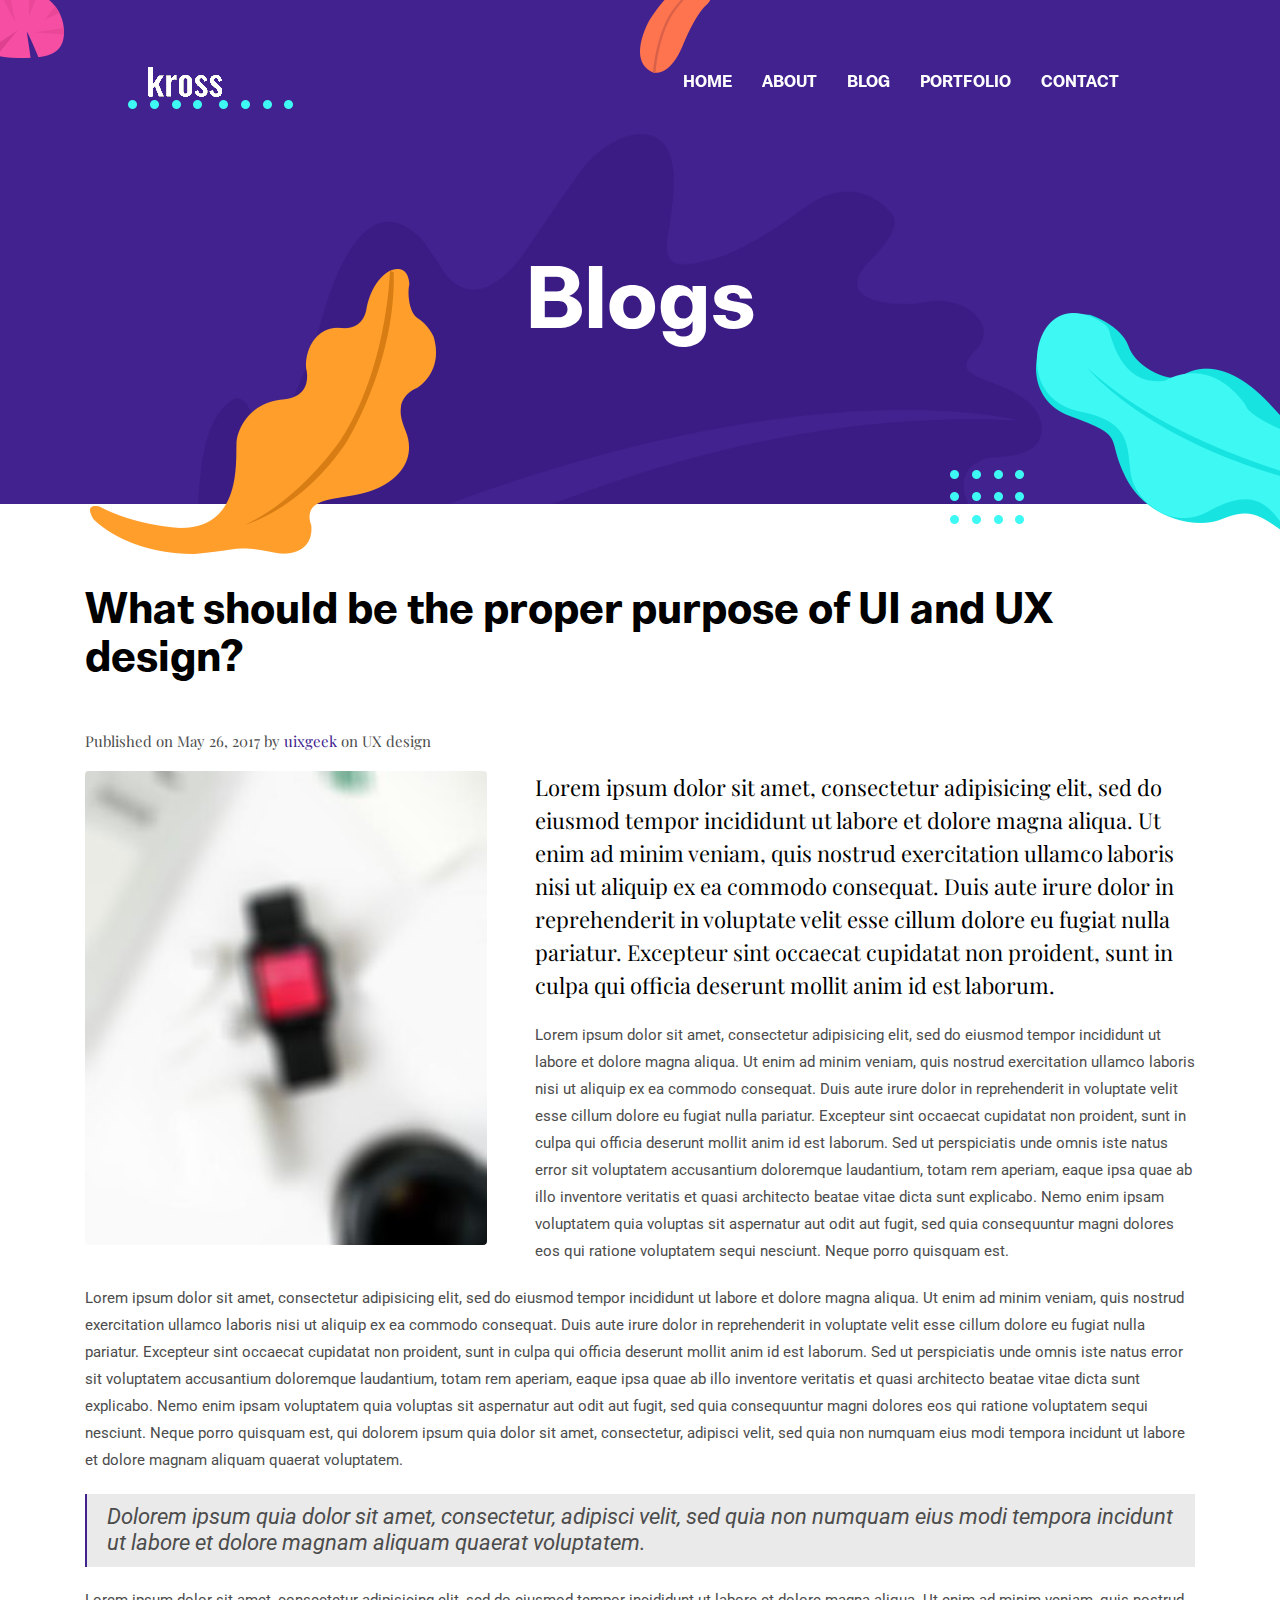
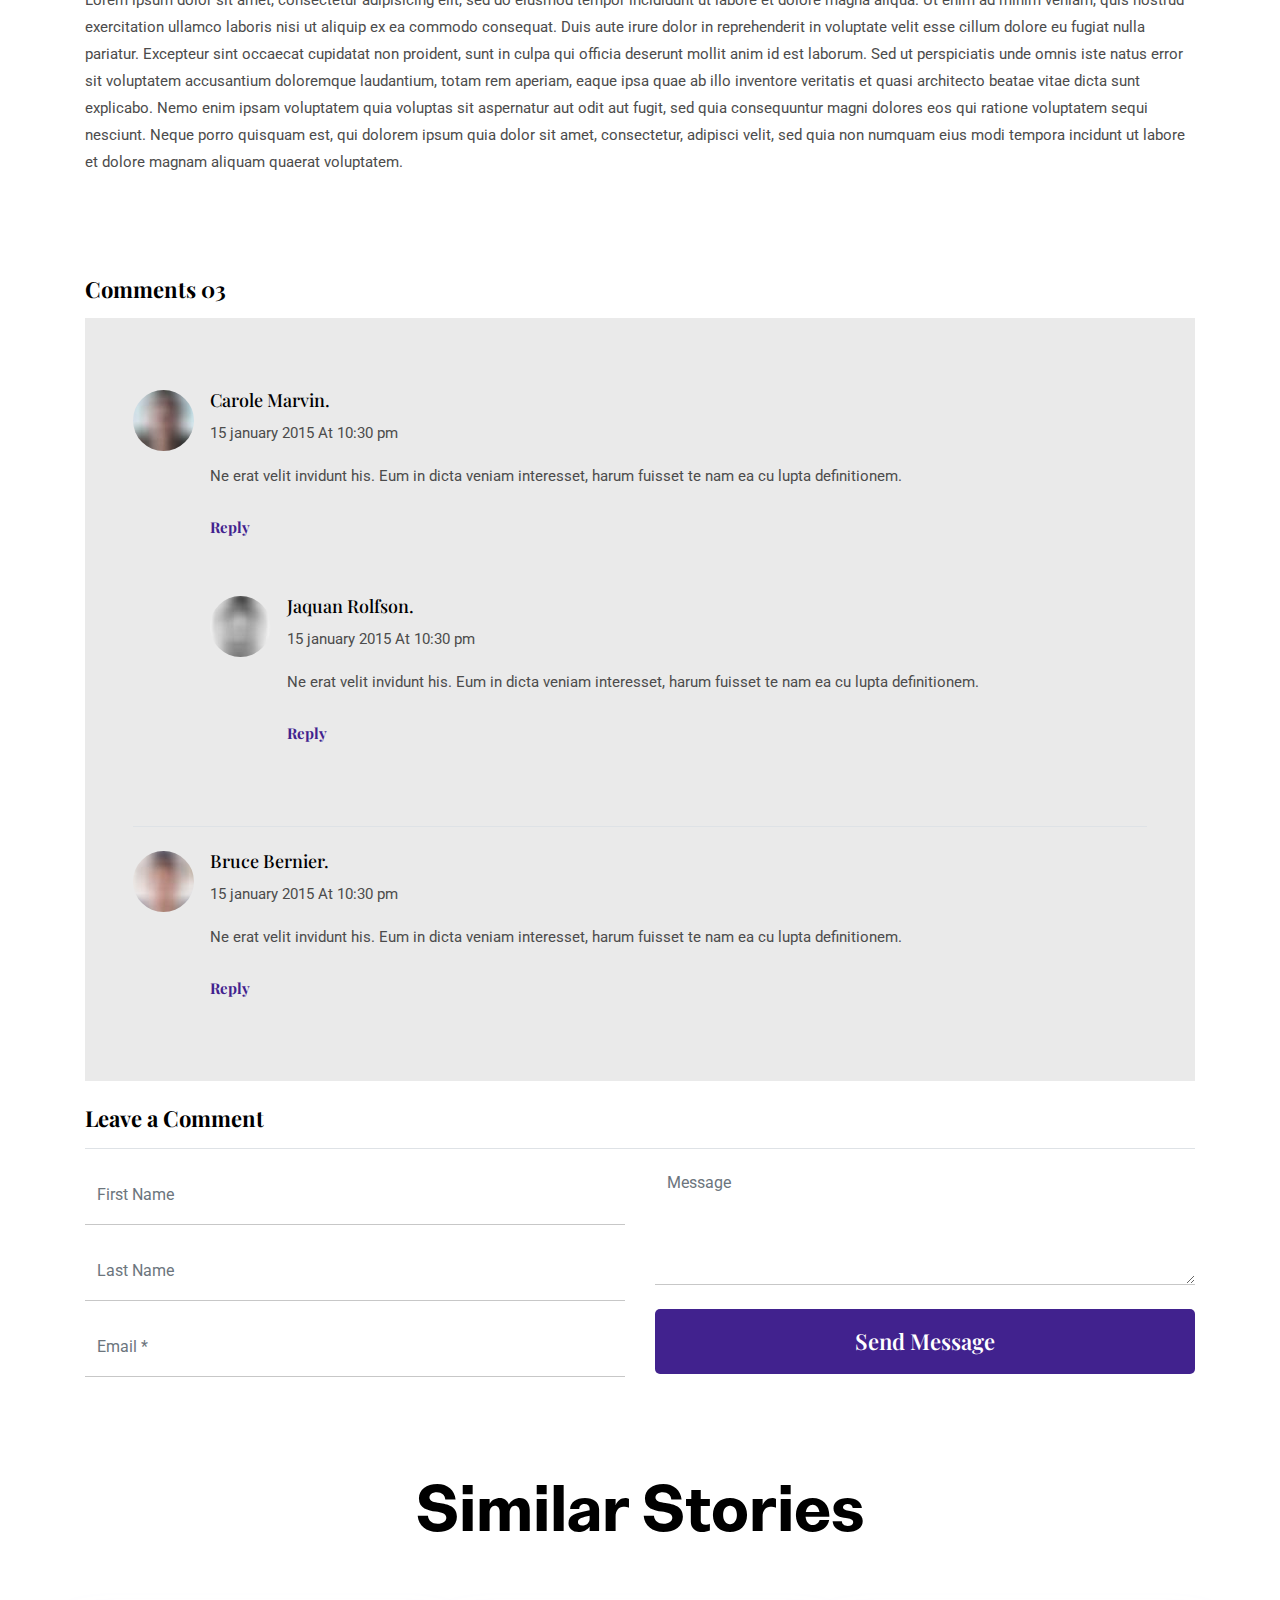
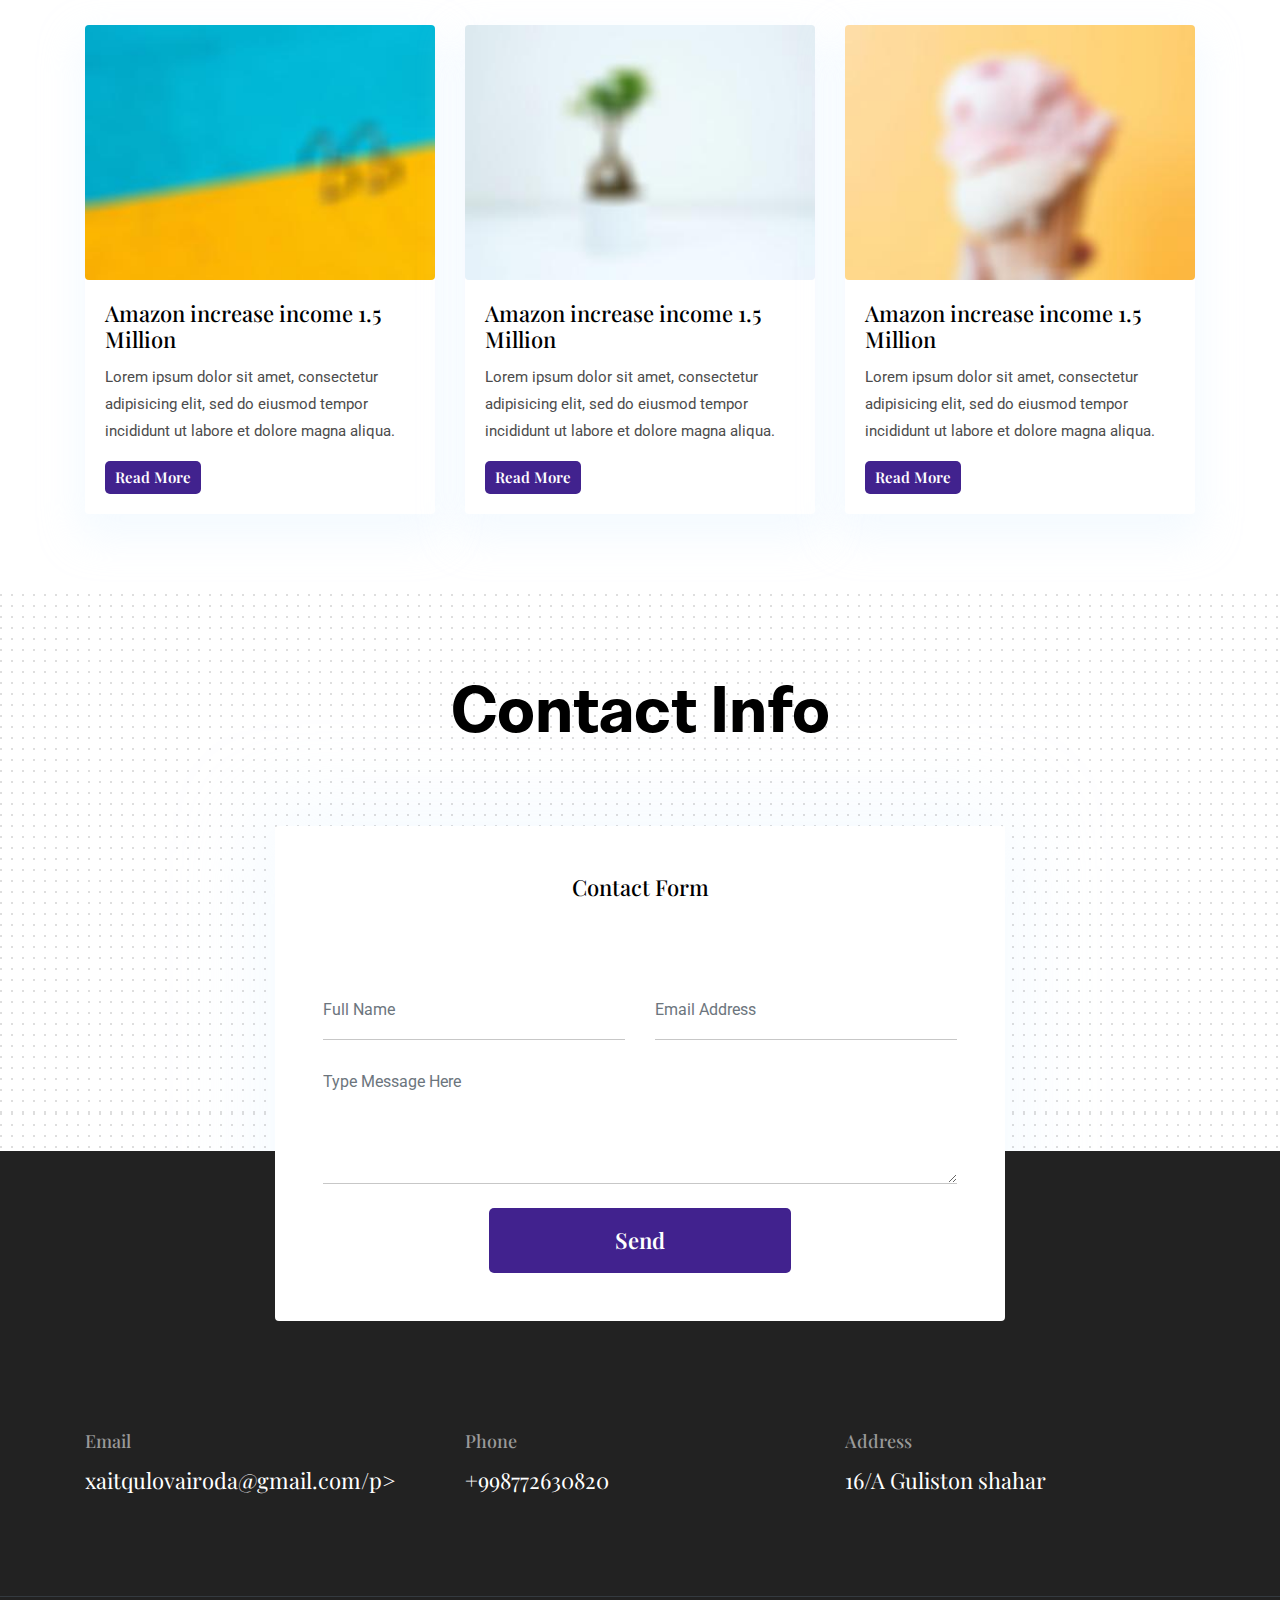
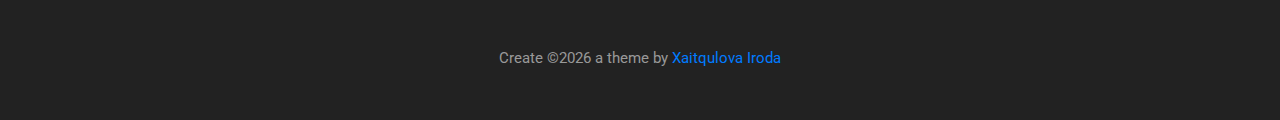
<file: blog-single.html>
<!DOCTYPE html>
<html lang="zxx">

<head>
  <meta charset="utf-8">
  <title>Portfolio Template</title>

  <!-- mobile responsive meta -->
  <meta name="viewport" content="width=device-width, initial-scale=1">
  <meta name="viewport" content="width=device-width, initial-scale=1, maximum-scale=1">
  
  <!-- ** Plugins Needed for the Project ** -->
  <!-- Bootstrap -->
  <link rel="stylesheet" href="plugins/bootstrap/bootstrap.min.css">
  <!-- slick slider -->
  <link rel="stylesheet" href="plugins/slick/slick.css">
  <!-- themefy-icon -->
  <link rel="stylesheet" href="plugins/themify-icons/themify-icons.css">

  <!-- Main Stylesheet -->
  <link href="css/style.css" rel="stylesheet">
  
  <!--Favicon-->
  <link rel="shortcut icon" href="images/favicon.ico" type="image/x-icon">
  <link rel="icon" href="images/favicon.ico" type="image/x-icon">

</head>

<body>
  

<header class="navigation fixed-top">
  <nav class="navbar navbar-expand-lg navbar-dark">
    <a class="navbar-brand font-tertiary h3" href="index.html"><img src="images/logo.png" alt="Myself"></a>
    <button class="navbar-toggler" type="button" data-toggle="collapse" data-target="#navigation"
      aria-controls="navigation" aria-expanded="false" aria-label="Toggle navigation">
      <span class="navbar-toggler-icon"></span>
    </button>

    <div class="collapse navbar-collapse text-center" id="navigation">
      <ul class="navbar-nav ml-auto">
        <li class="nav-item active">
          <a class="nav-link" href="index.html">Home</a>
        </li>
        <li class="nav-item">
          <a class="nav-link" href="about.html">about</a>
        </li>
        <li class="nav-item">
          <a class="nav-link" href="blog.html">Blog</a>
        </li>
        <li class="nav-item">
          <a class="nav-link" href="portfolio.html">Portfolio</a>
        </li>
        <li class="nav-item">
          <a class="nav-link" href="contact.html">Contact</a>
        </li>
      </ul>
    </div>
  </nav>
</header>

<!-- page title -->
<section class="page-title bg-primary position-relative">
  <div class="container">
    <div class="row">
      <div class="col-12 text-center">
        <h1 class="text-white font-tertiary">Blogs</h1>
      </div>
    </div>
  </div>
  <!-- background shapes -->
  <img src="images/illustrations/page-title.png" alt="illustrations" class="bg-shape-1 w-100">
  <img src="images/illustrations/leaf-pink-round.png" alt="illustrations" class="bg-shape-2">
  <img src="images/illustrations/dots-cyan.png" alt="illustrations" class="bg-shape-3">
  <img src="images/illustrations/leaf-orange.png" alt="illustrations" class="bg-shape-4">
  <img src="images/illustrations/leaf-yellow.png" alt="illustrations" class="bg-shape-5">
  <img src="images/illustrations/dots-group-cyan.png" alt="illustrations" class="bg-shape-6">
  <img src="images/illustrations/leaf-cyan-lg.png" alt="illustrations" class="bg-shape-7">
</section>
<!-- /page title -->

<section class="section">
  <div class="container">
    <div class="row">
      <div class="col-lg-12">
        <h3 class="font-tertiary mb-5">What should be the proper purpose of UI and UX design?</h3>
        <p class="font-secondary">Published on May 26, 2017 by <span class="text-primary">uixgeek</span
            class="text-primary"> on <span>UX design</span></p>
        <div class="content">
          <img src="images/blog/post-1.jpg" alt="post-thumb" class="img-fluid rounded float-left mr-5 mb-4">
          <strong>Lorem ipsum dolor sit amet, consectetur adipisicing elit, sed do eiusmod tempor incididunt ut labore
            et dolore magna aliqua. Ut enim ad minim veniam, quis nostrud exercitation ullamco laboris nisi ut aliquip
            ex ea commodo consequat. Duis aute irure dolor in reprehenderit in voluptate velit esse cillum dolore eu
            fugiat nulla pariatur. Excepteur sint occaecat cupidatat non proident, sunt in culpa qui officia deserunt
            mollit anim id est laborum.</strong>
          <p>Lorem ipsum dolor sit amet, consectetur adipisicing elit, sed do eiusmod tempor incididunt ut labore et
            dolore magna aliqua. Ut enim ad minim veniam, quis nostrud exercitation ullamco laboris nisi ut aliquip ex
            ea commodo consequat. Duis aute irure dolor in reprehenderit in voluptate velit esse cillum dolore eu fugiat
            nulla pariatur. Excepteur sint occaecat cupidatat non proident, sunt in culpa qui officia deserunt mollit
            anim id est laborum. Sed ut perspiciatis unde omnis iste natus error sit voluptatem accusantium doloremque
            laudantium, totam rem aperiam, eaque ipsa quae ab illo inventore veritatis et quasi architecto beatae vitae
            dicta sunt explicabo. Nemo enim ipsam voluptatem quia voluptas sit aspernatur aut odit aut fugit, sed quia
            consequuntur magni dolores eos qui ratione voluptatem sequi nesciunt. Neque porro quisquam est.</p>
          <p>Lorem ipsum dolor sit amet, consectetur adipisicing elit, sed do eiusmod tempor incididunt ut labore et
            dolore magna aliqua. Ut enim ad minim veniam, quis nostrud exercitation ullamco laboris nisi ut aliquip ex
            ea commodo consequat. Duis aute irure dolor in reprehenderit in voluptate velit esse cillum dolore eu fugiat
            nulla pariatur. Excepteur sint occaecat cupidatat non proident, sunt in culpa qui officia deserunt mollit
            anim id est laborum. Sed ut perspiciatis unde omnis iste natus error sit voluptatem accusantium doloremque
            laudantium, totam rem aperiam, eaque ipsa quae ab illo inventore veritatis et quasi architecto beatae vitae
            dicta sunt explicabo. Nemo enim ipsam voluptatem quia voluptas sit aspernatur aut odit aut fugit, sed quia
            consequuntur magni dolores eos qui ratione voluptatem sequi nesciunt. Neque porro quisquam est, qui dolorem
            ipsum quia dolor sit amet, consectetur, adipisci velit, sed quia non numquam eius modi tempora incidunt ut
            labore et dolore magnam aliquam quaerat voluptatem.</p>
          <blockquote>Dolorem ipsum quia dolor sit amet, consectetur, adipisci velit, sed quia non numquam eius modi
            tempora incidunt ut labore et dolore magnam aliquam quaerat voluptatem.</blockquote>
          <p>Lorem ipsum dolor sit amet, consectetur adipisicing elit, sed do eiusmod tempor incididunt ut labore et
            dolore magna aliqua. Ut enim ad minim veniam, quis nostrud exercitation ullamco laboris nisi ut aliquip ex
            ea commodo consequat. Duis aute irure dolor in reprehenderit in voluptate velit esse cillum dolore eu fugiat
            nulla pariatur. Excepteur sint occaecat cupidatat non proident, sunt in culpa qui officia deserunt mollit
            anim id est laborum. Sed ut perspiciatis unde omnis iste natus error sit voluptatem accusantium doloremque
            laudantium, totam rem aperiam, eaque ipsa quae ab illo inventore veritatis et quasi architecto beatae vitae
            dicta sunt explicabo. Nemo enim ipsam voluptatem quia voluptas sit aspernatur aut odit aut fugit, sed quia
            consequuntur magni dolores eos qui ratione voluptatem sequi nesciunt. Neque porro quisquam est, qui dolorem
            ipsum quia dolor sit amet, consectetur, adipisci velit, sed quia non numquam eius modi tempora incidunt ut
            labore et dolore magnam aliquam quaerat voluptatem.</p>
        </div>
      </div>
    </div>
  </div>
</section>

<section>
  <div class="container">
    <div class="row">
      <div class="col-lg-12">
        <h4 class="font-weight-bold mb-3">Comments 03</h4>
        <div class="bg-gray p-5 mb-4">
          <div class="media border-bottom py-4">
            <img src="images/user-1.jpg" class="img-fluid align-self-start rounded-circle mr-3" alt="">
            <div class="media-body">
              <h5 class="mt-0">Carole Marvin.</h5>
              <p>15 january 2015 At 10:30 pm</p>
              <p>Ne erat velit invidunt his. Eum in dicta veniam interesset, harum fuisset te nam ea cu lupta
                definitionem.</p>
              <a href="#" class="btn btn-transparent btn-sm pl-0">Reply</a>
              <div class="media my-5">
                <img src="images/user-2.jpg" class="img-fluid align-self-start rounded-circle mr-3" alt="">
                <div class="media-body">
                  <h5 class="mt-0">Jaquan Rolfson.</h5>
                  <p>15 january 2015 At 10:30 pm</p>
                  <p>Ne erat velit invidunt his. Eum in dicta veniam interesset, harum fuisset te nam ea cu lupta
                    definitionem.</p>
                  <a href="#" class="btn btn-transparent btn-sm pl-0">Reply</a>
                </div>
              </div>
            </div>
          </div>
          <div class="media py-4">
            <img src="images/user-3.jpg" class="img-fluid align-self-start rounded-circle mr-3" alt="">
            <div class="media-body">
              <h5 class="mt-0">Bruce Bernier.</h5>
              <p>15 january 2015 At 10:30 pm</p>
              <p>Ne erat velit invidunt his. Eum in dicta veniam interesset, harum fuisset te nam ea cu lupta
                definitionem.</p>
              <a href="#" class="btn btn-transparent btn-sm pl-0">Reply</a>
            </div>
          </div>
        </div>
        <h4 class="font-weight-bold mb-3 border-bottom pb-3">Leave a Comment</h4>
        <form action="#" class="row">
          <div class="col-md-6">
            <input type="text" class="form-control mb-3" placeholder="First Name" name="fname" id="fname">
            <input type="text" class="form-control mb-3" placeholder="Last Name" name="lname" id="lname">
            <input type="text" class="form-control mb-3" placeholder="Email *" name="mail" id="mail">
          </div>
          <div class="col-md-6">
            <textarea name="comment" id="comment" placeholder="Message" class="form-control mb-4"></textarea>
            <button type="submit" class="btn btn-primary w-100">Send Message</button>
          </div>
        </form>
      </div>
    </div>
  </div>
</section>

<!-- blog -->
<section class="section">
  <div class="container">
    <div class="row">
      <div class="col-12 text-center">
        <h2 class="section-title">Similar Stories</h2>
      </div>
      <div class="col-lg-4 col-sm-6 mb-4 mb-lg-0">
        <article class="card shadow">
          <img class="rounded card-img-top" src="images/blog/post-3.jpg" alt="post-thumb">
          <div class="card-body">
            <h4 class="card-title"><a class="text-dark" href="blog-single.html">Amazon increase income 1.5 Million</a>
            </h4>
            <p class="cars-text">Lorem ipsum dolor sit amet, consectetur adipisicing elit, sed do eiusmod tempor
              incididunt ut labore et
              dolore magna aliqua.</p>
            <a href="blog-single.html" class="btn btn-xs btn-primary">Read More</a>
          </div>
        </article>
      </div>
      <div class="col-lg-4 col-sm-6 mb-4 mb-lg-0">
        <article class="card shadow">
          <img class="rounded card-img-top" src="images/blog/post-4.jpg" alt="post-thumb">
          <div class="card-body">
            <h4 class="card-title"><a class="text-dark" href="blog-single.html">Amazon increase income 1.5 Million</a>
            </h4>
            <p class="cars-text">Lorem ipsum dolor sit amet, consectetur adipisicing elit, sed do eiusmod tempor
              incididunt ut labore et
              dolore magna aliqua.</p>
            <a href="blog-single.html" class="btn btn-xs btn-primary">Read More</a>
          </div>
        </article>
      </div>
      <div class="col-lg-4 col-sm-6 mb-4 mb-lg-0">
        <article class="card shadow">
          <img class="rounded card-img-top" src="images/blog/post-2.jpg" alt="post-thumb">
          <div class="card-body">
            <h4 class="card-title"><a class="text-dark" href="blog-single.html">Amazon increase income 1.5 Million</a>
            </h4>
            <p class="cars-text">Lorem ipsum dolor sit amet, consectetur adipisicing elit, sed do eiusmod tempor
              incididunt ut labore et
              dolore magna aliqua.</p>
            <a href="blog-single.html" class="btn btn-xs btn-primary">Read More</a>
          </div>
        </article>
      </div>
    </div>
  </div>
</section>
<!-- /blog -->

<!-- contact -->
<section class="section section-on-footer" data-background="images/backgrounds/bg-dots.png">
  <div class="container">
    <div class="row">
      <div class="col-12 text-center">
        <h2 class="section-title">Contact Info</h2>
      </div>
      <div class="col-lg-8 mx-auto">
        <div class="bg-white rounded text-center p-5 shadow-down">
          <h4 class="mb-80">Contact Form</h4>
          <form action="#" class="row">
            <div class="col-md-6">
              <input type="text" id="name" name="name" placeholder="Full Name" class="form-control px-0 mb-4">
            </div>
            <div class="col-md-6">
              <input type="email" id="email" name="email" placeholder="Email Address" class="form-control px-0 mb-4">
            </div>
            <div class="col-12">
              <textarea name="message" id="message" class="form-control px-0 mb-4"
                placeholder="Type Message Here"></textarea>
            </div>
            <div class="col-lg-6 col-10 mx-auto">
              <button class="btn btn-primary w-100">send</button>
            </div>
          </form>
        </div>
      </div>
    </div>
  </div>
</section>
<!-- /contact -->

<!-- footer -->
<footer class="bg-dark footer-section">
  <div class="section">
    <div class="container">
      <div class="row">
        <div class="col-md-4">
          <h5 class="text-light">Email</h5>
          <p class="text-white paragraph-lg font-secondary">xaitqulovairoda@gmail.com/p>
        </div>
        <div class="col-md-4">
          <h5 class="text-light">Phone</h5>
          <p class="text-white paragraph-lg font-secondary">+998772630820</p>
        </div>
        <div class="col-md-4">
          <h5 class="text-light">Address</h5>
          <p class="text-white paragraph-lg font-secondary">16/A Guliston shahar </p>
        </div>
      </div>
    </div>
  </div>
  <div class="border-top text-center border-dark py-5">
    <p class="mb-0 text-light">Create ©<script>
        var CurrentYear = new Date().getFullYear()
        document.write(CurrentYear)
      </script> a theme by <a href="#">Xaitqulova Iroda </a></p>
  </div>
</footer>
<!-- /footer -->

<!-- jQuery -->
<script src="plugins/jQuery/jquery.min.js"></script>
<!-- Bootstrap JS -->
<script src="plugins/bootstrap/bootstrap.min.js"></script>
<!-- slick slider -->
<script src="plugins/slick/slick.min.js"></script>
<!-- filter -->
<script src="plugins/shuffle/shuffle.min.js"></script>

<!-- Main Script -->
<script src="js/script.js"></script>

</body>
</html>
</file>
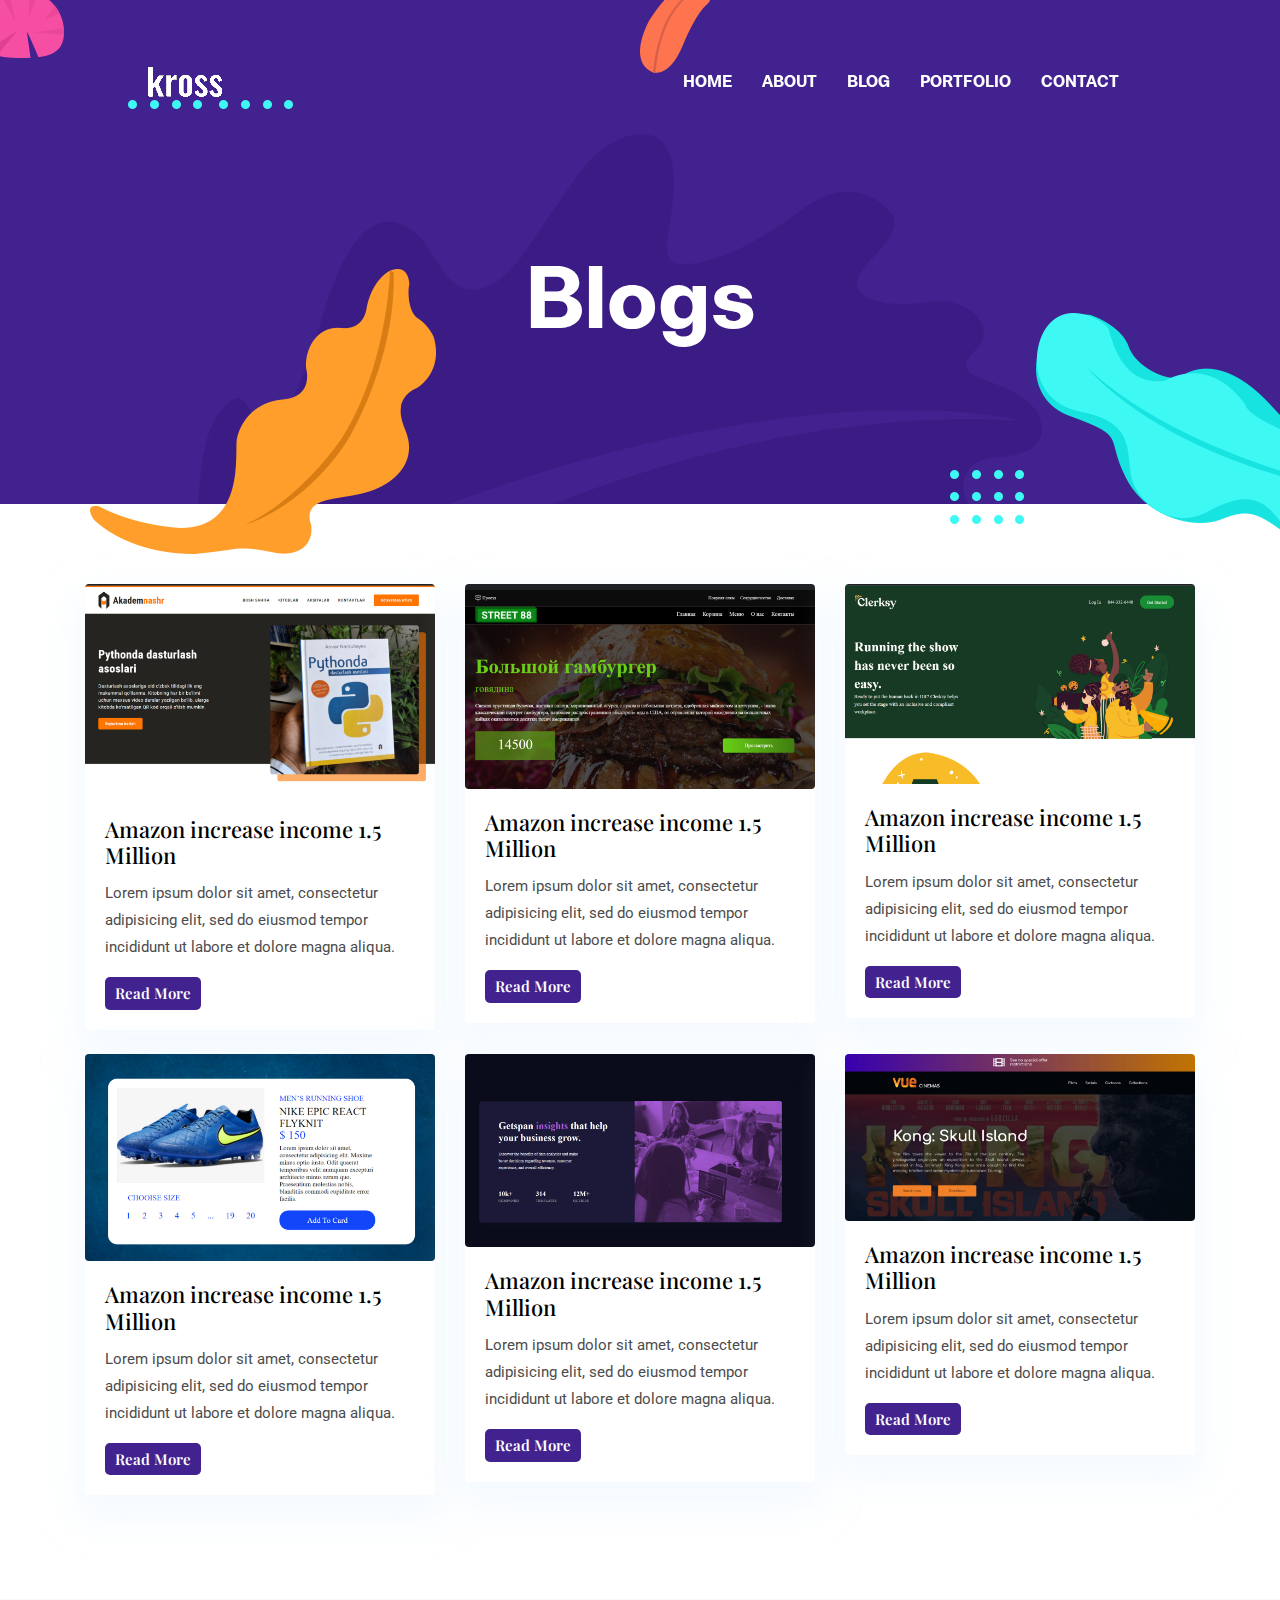
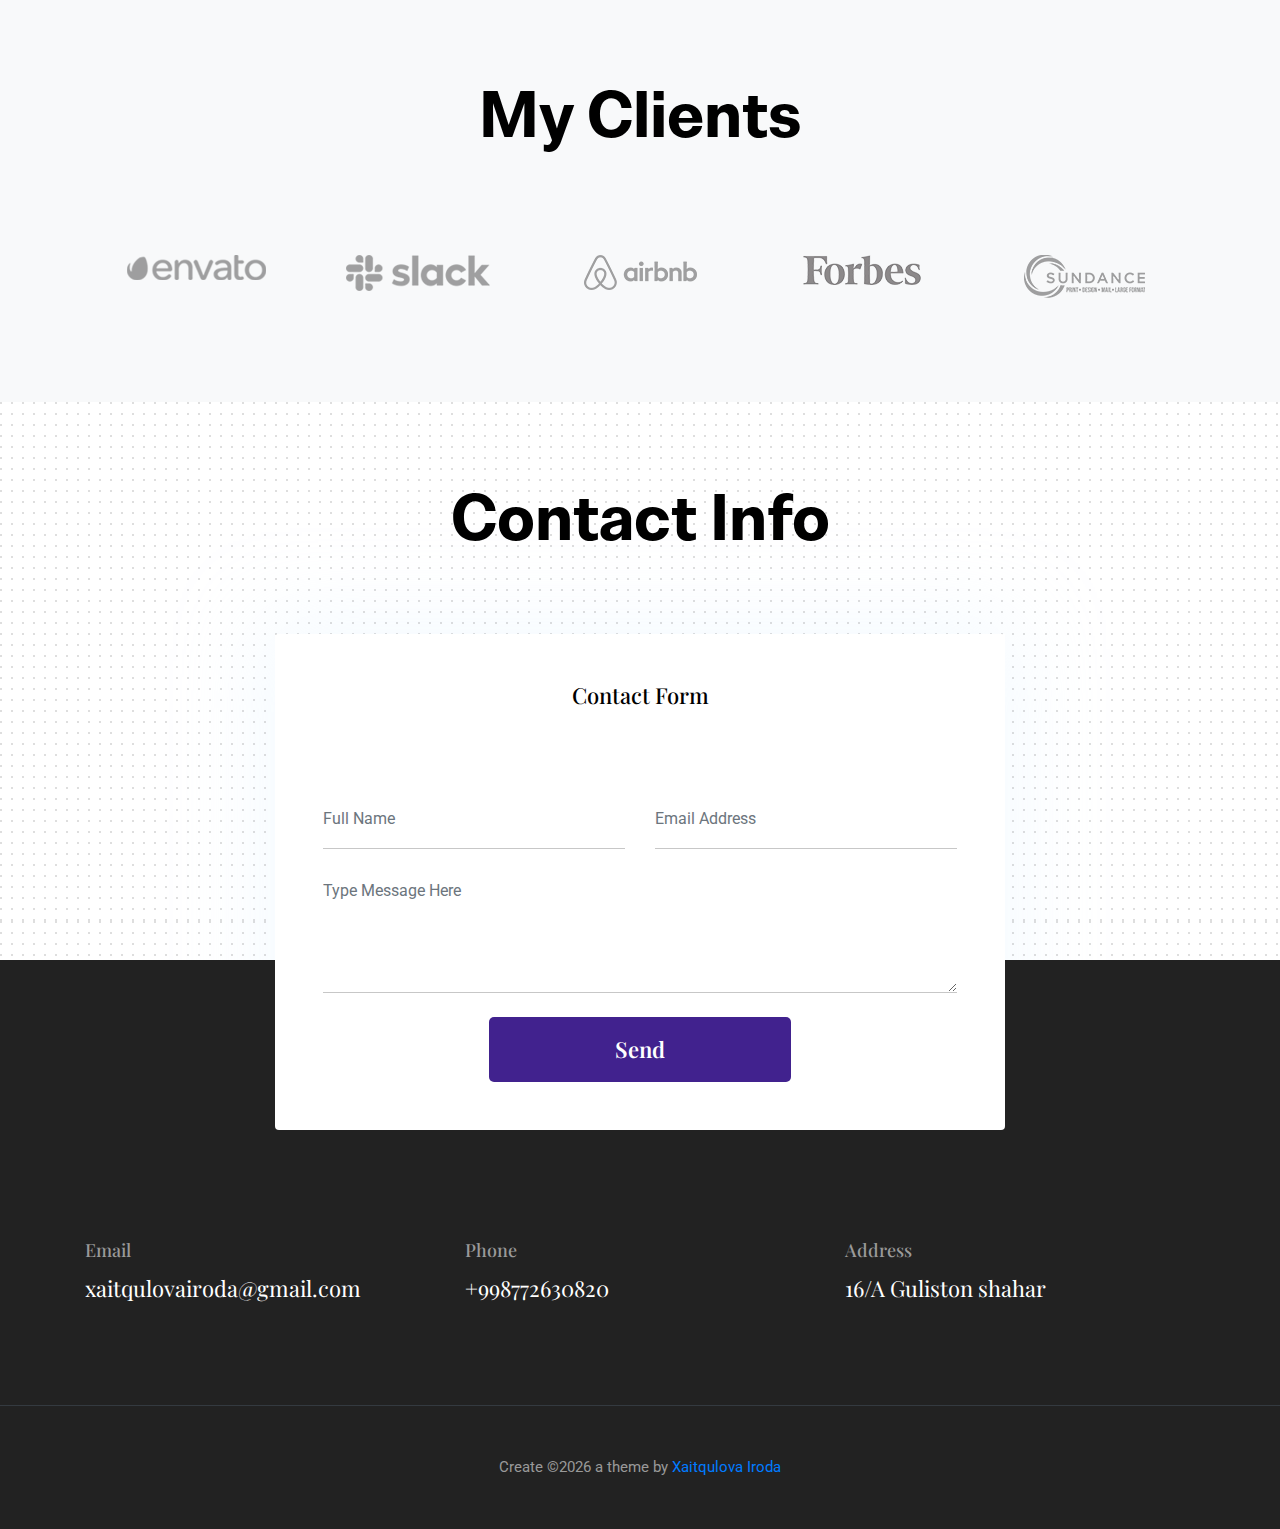
<file: blog.html>
<!DOCTYPE html>
<html lang="zxx">

<head>
  <meta charset="utf-8">
  <title>Portfolio Template</title>

  <!-- mobile responsive meta -->
  <meta name="viewport" content="width=device-width, initial-scale=1">
  <meta name="viewport" content="width=device-width, initial-scale=1, maximum-scale=1">
  
  <!-- ** Plugins Needed for the Project ** -->
  <!-- Bootstrap -->
  <link rel="stylesheet" href="plugins/bootstrap/bootstrap.min.css">
  <!-- slick slider -->
  <link rel="stylesheet" href="plugins/slick/slick.css">
  <!-- themefy-icon -->
  <link rel="stylesheet" href="plugins/themify-icons/themify-icons.css">

  <!-- Main Stylesheet -->
  <link href="css/style.css" rel="stylesheet">
  
  <!--Favicon-->
  <link rel="shortcut icon" href="images/favicon.ico" type="image/x-icon">
  <link rel="icon" href="images/favicon.ico" type="image/x-icon">

</head>

<body>
  

<header class="navigation fixed-top">
  <nav class="navbar navbar-expand-lg navbar-dark">
    <a class="navbar-brand font-tertiary h3" href="index.html"><img src="images/logo.png" alt="Myself"></a>
    <button class="navbar-toggler" type="button" data-toggle="collapse" data-target="#navigation"
      aria-controls="navigation" aria-expanded="false" aria-label="Toggle navigation">
      <span class="navbar-toggler-icon"></span>
    </button>

    <div class="collapse navbar-collapse text-center" id="navigation">
      <ul class="navbar-nav ml-auto">
        <li class="nav-item active">
          <a class="nav-link" href="index.html">Home</a>
        </li>
        <li class="nav-item">
          <a class="nav-link" href="about.html">about</a>
        </li>
        <li class="nav-item">
          <a class="nav-link" href="blog.html">Blog</a>
        </li>
        <li class="nav-item">
          <a class="nav-link" href="portfolio.html">Portfolio</a>
        </li>
        <li class="nav-item">
          <a class="nav-link" href="contact.html">Contact</a>
        </li>
      </ul>
    </div>
  </nav>
</header>

<!-- page title -->
<section class="page-title bg-primary position-relative">
  <div class="container">
    <div class="row">
      <div class="col-12 text-center">
        <h1 class="text-white font-tertiary">Blogs</h1>
      </div>
    </div>
  </div>
  <!-- background shapes -->
  <img src="images/illustrations/page-title.png" alt="illustrations" class="bg-shape-1 w-100">
  <img src="images/illustrations/leaf-pink-round.png" alt="illustrations" class="bg-shape-2">
  <img src="images/illustrations/dots-cyan.png" alt="illustrations" class="bg-shape-3">
  <img src="images/illustrations/leaf-orange.png" alt="illustrations" class="bg-shape-4">
  <img src="images/illustrations/leaf-yellow.png" alt="illustrations" class="bg-shape-5">
  <img src="images/illustrations/dots-group-cyan.png" alt="illustrations" class="bg-shape-6">
  <img src="images/illustrations/leaf-cyan-lg.png" alt="illustrations" class="bg-shape-7">
</section>
<!-- /page title -->

<!-- blog -->
<section class="section">
  <div class="container">
    <div class="row">
        <div class="col-lg-4 col-sm-6 mb-4">
          <article class="card shadow">
            <img class="rounded card-img-top" src="images/blog/photo_2024-05-04_22-09-47.jpg" alt="post-thumb">
            <div class="card-body">
              <h4 class="card-title"><a class="text-dark" href="https://buxgalte.github.io/akademnashr-media/">Amazon increase income 1.5 Million</a>
              </h4>
              <p class="cars-text">Lorem ipsum dolor sit amet, consectetur adipisicing elit, sed do eiusmod tempor
                incididunt ut labore et
                dolore magna aliqua.</p>
              <a href="https://buxgalte.github.io/akademnashr-media/" class="btn btn-xs btn-primary">Read More</a>
            </div>
          </article>
        </div>
      <div class="col-lg-4 col-sm-6 mb-4">
        <article class="card shadow">
          <img class="rounded card-img-top" src="images/blog/photo_2024-05-04_22-12-09.jpg" alt="post-thumb">
          <div class="card-body">
            <h4 class="card-title"><a class="text-dark" href="blog-single.html">Amazon increase income 1.5 Million</a>
            </h4>
            <p class="cars-text">Lorem ipsum dolor sit amet, consectetur adipisicing elit, sed do eiusmod tempor
              incididunt ut labore et
              dolore magna aliqua.</p>
            <a href="https://buxgalte.github.io/street88-lending-page/" class="btn btn-xs btn-primary">Read More</a>
          </div>
        </article>
      </div>
      <div class="col-lg-4 col-sm-6 mb-4">
        <article class="card shadow">
          <img class="rounded card-img-top" src="images/blog/photo_2024-05-04_22-15-19.jpg"  alt="post-thumb">
          <div class="card-body">
            <h4 class="card-title"><a class="text-dark" href="blog-single.html">Amazon increase income 1.5 Million</a>
            </h4>
            <p class="cars-text">Lorem ipsum dolor sit amet, consectetur adipisicing elit, sed do eiusmod tempor
              incididunt ut labore et
              dolore magna aliqua.</p>
            <a href="https://buxgalte.github.io/clerksy/" class="btn btn-xs btn-primary">Read More</a>
          </div>
        </article>
      </div>
      <div class="col-lg-4 col-sm-6 mb-4">
        <article class="card shadow">
          <img class="rounded card-img-top" src="images/blog/photo_2024-05-04_22-13-55.jpg" alt="post-thumb">
          <div class="card-body">
            <h4 class="card-title"><a class="text-dark" href="blog-single.html">Amazon increase income 1.5 Million</a>
            </h4>
            <p class="cars-text">Lorem ipsum dolor sit amet, consectetur adipisicing elit, sed do eiusmod tempor
              incididunt ut labore et
              dolore magna aliqua.</p>
            <a href="https://buxgalte.github.io/figma-krasofka/" class="btn btn-xs btn-primary">Read More</a>
          </div>
        </article>
      </div>
    
      <div class="col-lg-4 col-sm-6 mb-4">
        <article class="card shadow">
          <img class="rounded card-img-top" src="images/blog/photo_2024-05-04_22-16-55.jpg" alt="post-thumb">
          <div class="card-body">
            <h4 class="card-title"><a class="text-dark" href="blog-single.html">Amazon increase income 1.5 Million</a>
            </h4>
            <p class="cars-text">Lorem ipsum dolor sit amet, consectetur adipisicing elit, sed do eiusmod tempor
              incididunt ut labore et
              dolore magna aliqua.</p>
            <a href="https://buxgalte.github.io/stats-preview-card/" class="btn btn-xs btn-primary">Read More</a>
          </div>
        </article>
      </div>
    

      <div class="col-lg-4 col-sm-6 mb-4">
        <article class="card shadow">
          <img class="rounded card-img-top" src="images/blog/photo_2024-05-04_22-18-17.jpg" alt="post-thumb">
          <div class="card-body">
            <h4 class="card-title"><a class="text-dark" href="blog-single.html">Amazon increase income 1.5 Million</a>
            </h4>
            <p class="cars-text">Lorem ipsum dolor sit amet, consectetur adipisicing elit, sed do eiusmod tempor
              incididunt ut labore et
              dolore magna aliqua.</p>
            <a href="https://buxgalte.github.io/vue-cinema/" class="btn btn-xs btn-primary">Read More</a>
          </div>
        </article>
      </div>
    </div>
  </div>
</section>
<!-- /blog -->

<!-- clients -->
<section class="section bg-light">
  <div class="container">
    <div class="row">
      <div class="col-12 text-center">
        <h2 class="section-title">My Clients</h2>
      </div>
    </div>
    <div class="row">
      <div class="col-12">
        <div class="client-logo-slider d-flex align-items-center">
          <a href="#" class="text-center d-block outline-0 p-4"><img class="d-unset img-fluid"
              src="images/clients-logo/client-logo-1.png" alt="client-logo"></a>
          <a href="#" class="text-center d-block outline-0 p-4"><img class="d-unset img-fluid"
              src="images/clients-logo/client-logo-2.png" alt="client-logo"></a>
          <a href="#" class="text-center d-block outline-0 p-4"><img class="d-unset img-fluid"
              src="images/clients-logo/client-logo-3.png" alt="client-logo"></a>
          <a href="#" class="text-center d-block outline-0 p-4"><img class="d-unset img-fluid"
              src="images/clients-logo/client-logo-4.png" alt="client-logo"></a>
          <a href="#" class="text-center d-block outline-0 p-4"><img class="d-unset img-fluid"
              src="images/clients-logo/client-logo-5.png" alt="client-logo"></a>
          <a href="#" class="text-center d-block outline-0 p-4"><img class="d-unset img-fluid"
              src="images/clients-logo/client-logo-1.png" alt="client-logo"></a>
          <a href="#" class="text-center d-block outline-0 p-4"><img class="d-unset img-fluid"
              src="images/clients-logo/client-logo-2.png" alt="client-logo"></a>
          <a href="#" class="text-center d-block outline-0 p-4"><img class="d-unset img-fluid"
              src="images/clients-logo/client-logo-3.png" alt="client-logo"></a>
          <a href="#" class="text-center d-block outline-0 p-4"><img class="d-unset img-fluid"
              src="images/clients-logo/client-logo-4.png" alt="client-logo"></a>
          <a href="#" class="text-center d-block outline-0 p-4"><img class="d-unset img-fluid"
              src="images/clients-logo/client-logo-5.png" alt="client-logo"></a>
        </div>
      </div>
    </div>
  </div>
</section>
<!-- /clients -->

<!-- contact -->
<section class="section section-on-footer" data-background="images/backgrounds/bg-dots.png">
  <div class="container">
    <div class="row">
      <div class="col-12 text-center">
        <h2 class="section-title">Contact Info</h2>
      </div>
      <div class="col-lg-8 mx-auto">
        <div class="bg-white rounded text-center p-5 shadow-down">
          <h4 class="mb-80">Contact Form</h4>
          <form action="#" class="row">
            <div class="col-md-6">
              <input type="text" id="name" name="name" placeholder="Full Name" class="form-control px-0 mb-4">
            </div>
            <div class="col-md-6">
              <input type="email" id="email" name="email" placeholder="Email Address" class="form-control px-0 mb-4">
            </div>
            <div class="col-12">
              <textarea name="message" id="message" class="form-control px-0 mb-4"
                placeholder="Type Message Here"></textarea>
            </div>
            <div class="col-lg-6 col-10 mx-auto">
              <button class="btn btn-primary w-100">send</button>
            </div>
          </form>
        </div>
      </div>
    </div>
  </div>
</section>
<!-- /contact -->

<!-- footer -->


<footer class="bg-dark footer-section">
  <div class="section">
    <div class="container">
      <div class="row">
        <div class="col-md-4">
          <h5 class="text-light">Email</h5>
          <p class="text-white paragraph-lg font-secondary">xaitqulovairoda@gmail.com</p>
        </div>
        <div class="col-md-4">
          <h5 class="text-light">Phone</h5>
          <p class="text-white paragraph-lg font-secondary">+998772630820</p>
        </div>
        <div class="col-md-4">
          <h5 class="text-light">Address</h5>
          <p class="text-white paragraph-lg font-secondary">16/A Guliston shahar </p>
        </div>
      </div>
    </div>
  </div>
  <div class="border-top text-center border-dark py-5">
    <p class="mb-0 text-light">Create ©<script>
        var CurrentYear = new Date().getFullYear()
        document.write(CurrentYear)
      </script> a theme by <a href="#">Xaitqulova Iroda </a></p>
  </div>
</footer>
<!-- /footer -->

<!-- jQuery -->
<script src="plugins/jQuery/jquery.min.js"></script>
<!-- Bootstrap JS -->
<script src="plugins/bootstrap/bootstrap.min.js"></script>
<!-- slick slider -->
<script src="plugins/slick/slick.min.js"></script>
<!-- filter -->
<script src="plugins/shuffle/shuffle.min.js"></script>

<!-- Main Script -->
<script src="js/script.js"></script>

</body>
</html>
</file>
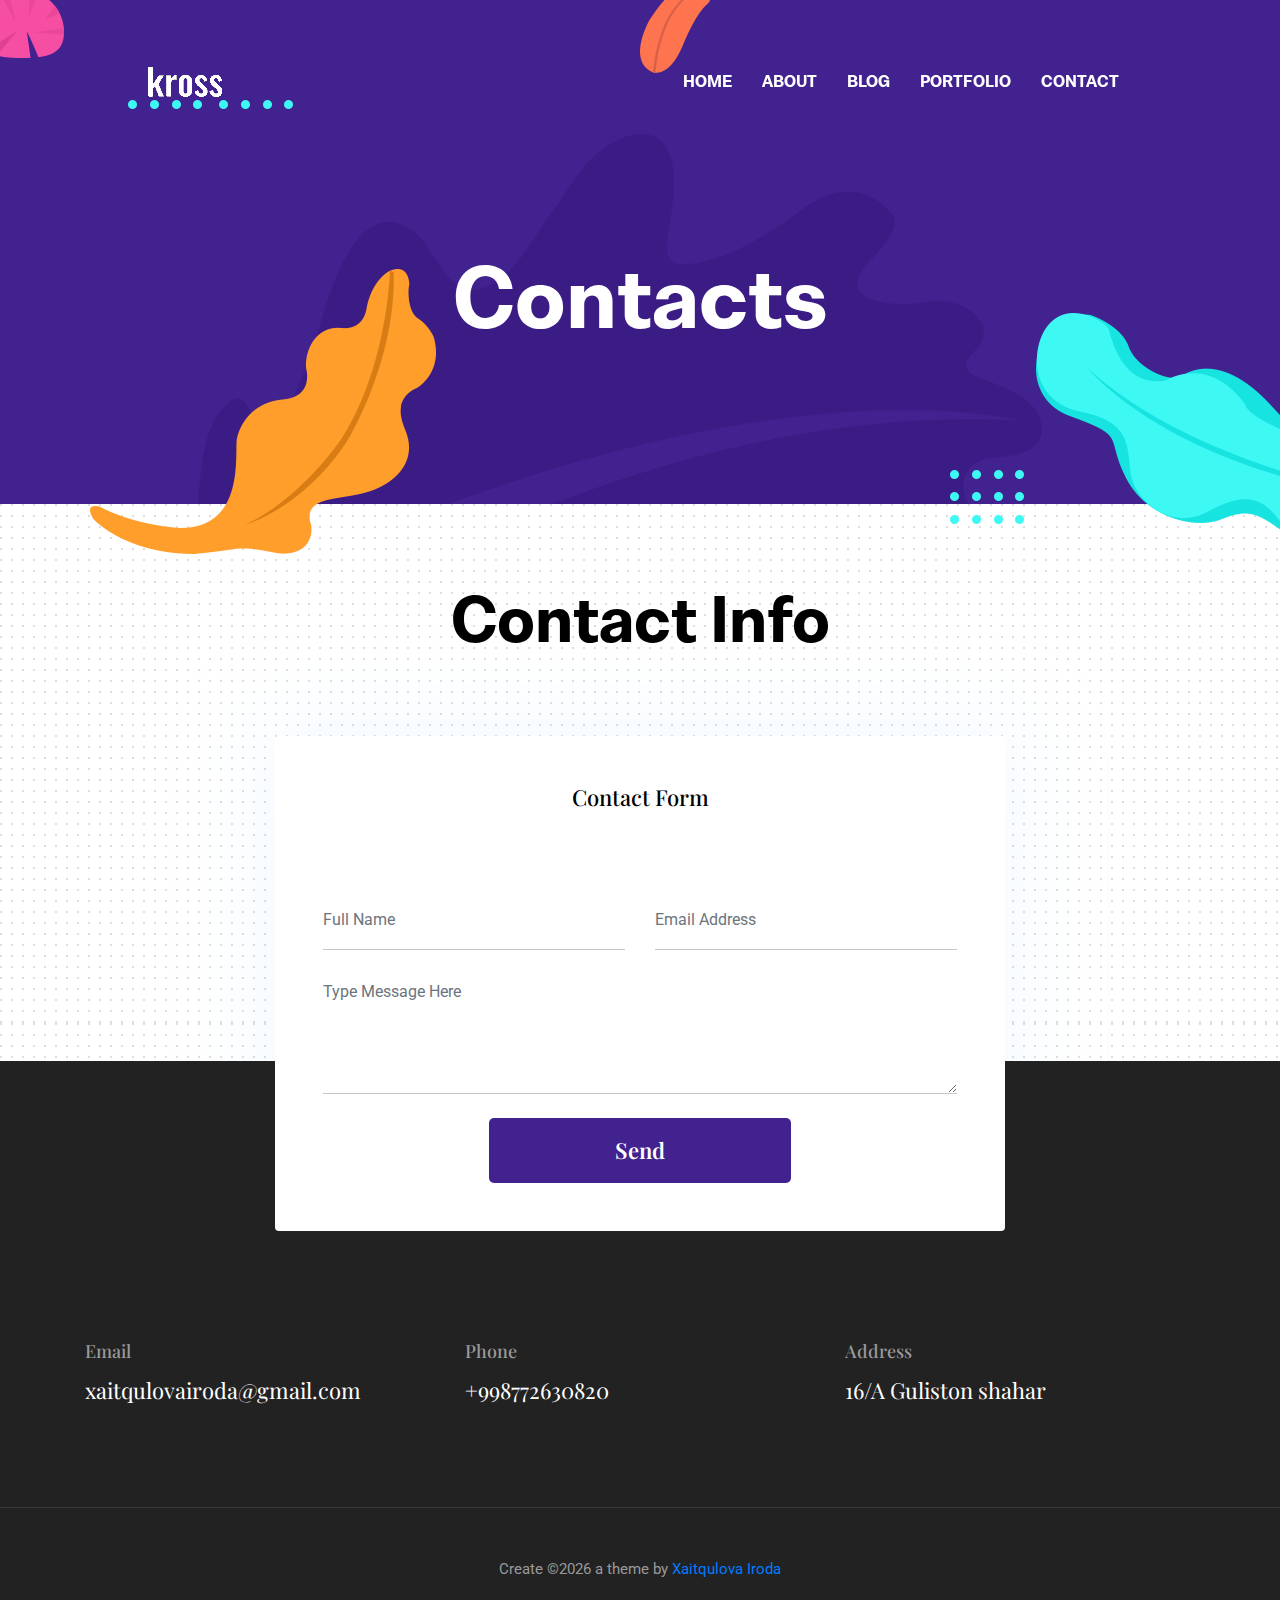
<file: contact.html>
<!DOCTYPE html>
<html lang="zxx">

<head>
  <meta charset="utf-8">
  <title>Portfolio Template</title>

  <!-- mobile responsive meta -->
  <meta name="viewport" content="width=device-width, initial-scale=1">
  <meta name="viewport" content="width=device-width, initial-scale=1, maximum-scale=1">
  
  <!-- ** Plugins Needed for the Project ** -->
  <!-- Bootstrap -->
  <link rel="stylesheet" href="plugins/bootstrap/bootstrap.min.css">
  <!-- slick slider -->
  <link rel="stylesheet" href="plugins/slick/slick.css">
  <!-- themefy-icon -->
  <link rel="stylesheet" href="plugins/themify-icons/themify-icons.css">

  <!-- Main Stylesheet -->
  <link href="css/style.css" rel="stylesheet">
  
  <!--Favicon-->
  <link rel="shortcut icon" href="images/favicon.ico" type="image/x-icon">
  <link rel="icon" href="images/favicon.ico" type="image/x-icon">

</head>

<body>
  

<header class="navigation fixed-top">
  <nav class="navbar navbar-expand-lg navbar-dark">
    <a class="navbar-brand font-tertiary h3" href="index.html"><img src="images/logo.png" alt="Myself"></a>
    <button class="navbar-toggler" type="button" data-toggle="collapse" data-target="#navigation"
      aria-controls="navigation" aria-expanded="false" aria-label="Toggle navigation">
      <span class="navbar-toggler-icon"></span>
    </button>

    <div class="collapse navbar-collapse text-center" id="navigation">
      <ul class="navbar-nav ml-auto">
        <li class="nav-item active">
          <a class="nav-link" href="index.html">Home</a>
        </li>
        <li class="nav-item">
          <a class="nav-link" href="about.html">about</a>
        </li>
        <li class="nav-item">
          <a class="nav-link" href="blog.html">Blog</a>
        </li>
        <li class="nav-item">
          <a class="nav-link" href="portfolio.html">Portfolio</a>
        </li>
        <li class="nav-item">
          <a class="nav-link" href="contact.html">Contact</a>
        </li>
      </ul>
    </div>
  </nav>
</header>

<!-- page title -->
<section class="page-title bg-primary position-relative">
  <div class="container">
    <div class="row">
      <div class="col-12 text-center">
        <h1 class="text-white font-tertiary">Contacts</h1>
      </div>
    </div>
  </div>
  <!-- background shapes -->
  <img src="images/illustrations/page-title.png" alt="illustrations" class="bg-shape-1 w-100">
  <img src="images/illustrations/leaf-pink-round.png" alt="illustrations" class="bg-shape-2">
  <img src="images/illustrations/dots-cyan.png" alt="illustrations" class="bg-shape-3">
  <img src="images/illustrations/leaf-orange.png" alt="illustrations" class="bg-shape-4">
  <img src="images/illustrations/leaf-yellow.png" alt="illustrations" class="bg-shape-5">
  <img src="images/illustrations/dots-group-cyan.png" alt="illustrations" class="bg-shape-6">
  <img src="images/illustrations/leaf-cyan-lg.png" alt="illustrations" class="bg-shape-7">
</section>
<!-- /page title -->

<!-- contact -->
<section class="section section-on-footer" data-background="images/backgrounds/bg-dots.png">
  <div class="container">
    <div class="row">
      <div class="col-12 text-center">
        <h2 class="section-title">Contact Info</h2>
      </div>
      <div class="col-lg-8 mx-auto">
        <div class="bg-white rounded text-center p-5 shadow-down">
          <h4 class="mb-80">Contact Form</h4>
          <form action="#" class="row">
            <div class="col-md-6">
              <input type="text" id="name" name="name" placeholder="Full Name" class="form-control px-0 mb-4">
            </div>
            <div class="col-md-6">
              <input type="email" id="email" name="email" placeholder="Email Address" class="form-control px-0 mb-4">
            </div>
            <div class="col-12">
              <textarea name="message" id="message" class="form-control px-0 mb-4"
                placeholder="Type Message Here"></textarea>
            </div>
            <div class="col-lg-6 col-10 mx-auto">
              <button class="btn btn-primary w-100">send</button>
            </div>
          </form>
        </div>
      </div>
    </div>
  </div>
</section>
<!-- /contact -->

<!-- footer -->
<footer class="bg-dark footer-section">
  <div class="section">
    <div class="container">
      <div class="row">
        <div class="col-md-4">
          <h5 class="text-light">Email</h5>
          <p class="text-white paragraph-lg font-secondary">xaitqulovairoda@gmail.com</p>
        </div>
        <div class="col-md-4">
          <h5 class="text-light">Phone</h5>
          <p class="text-white paragraph-lg font-secondary">+998772630820</p>
        </div>
        <div class="col-md-4">
          <h5 class="text-light">Address</h5>
          <p class="text-white paragraph-lg font-secondary">16/A Guliston shahar </p>
        </div>
      </div>
    </div>
  </div>
  <div class="border-top text-center border-dark py-5">
    <p class="mb-0 text-light">Create ©<script>
        var CurrentYear = new Date().getFullYear()
        document.write(CurrentYear)
      </script> a theme by <a href="#">Xaitqulova Iroda </a></p>
  </div>
</footer>
<!-- /footer -->

<!-- jQuery -->
<script src="plugins/jQuery/jquery.min.js"></script>
<!-- Bootstrap JS -->
<script src="plugins/bootstrap/bootstrap.min.js"></script>
<!-- slick slider -->
<script src="plugins/slick/slick.min.js"></script>
<!-- filter -->
<script src="plugins/shuffle/shuffle.min.js"></script>

<!-- Main Script -->
<script src="js/script.js"></script>

</body>
</html>
</file>
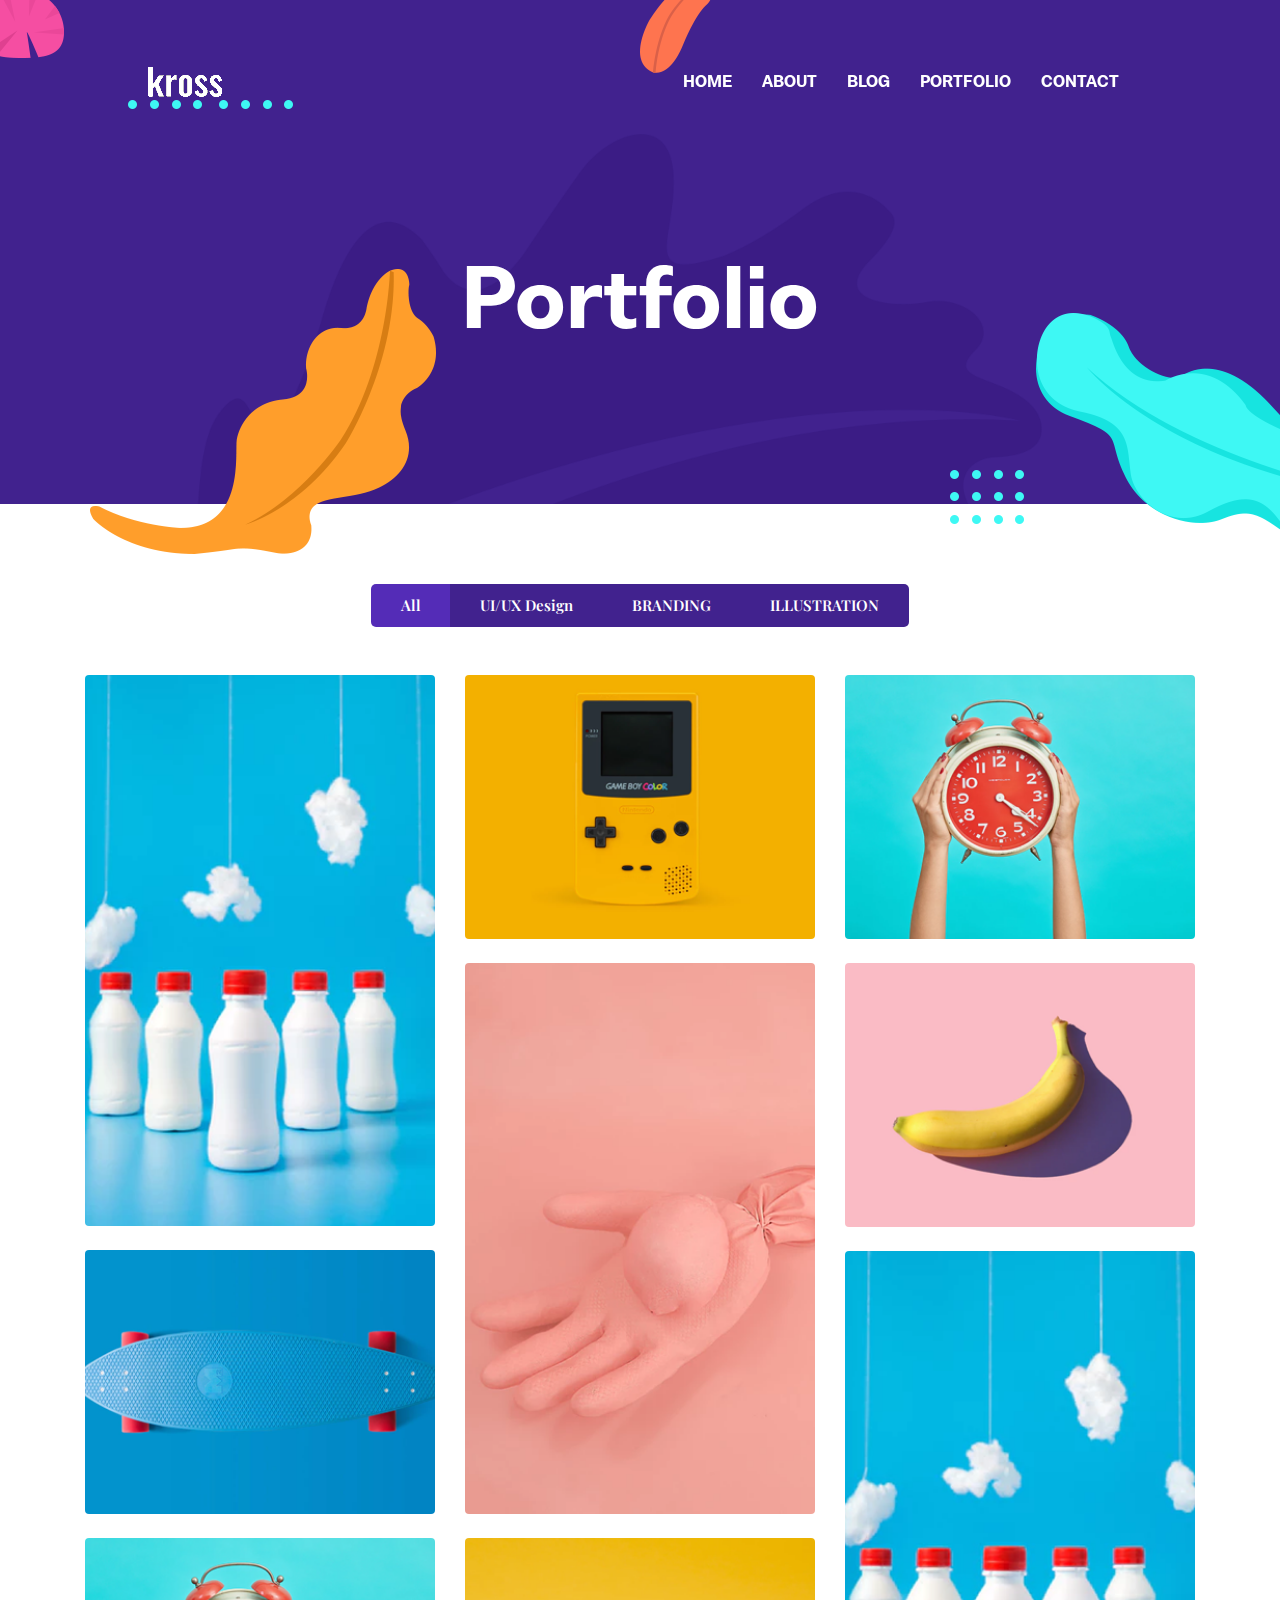
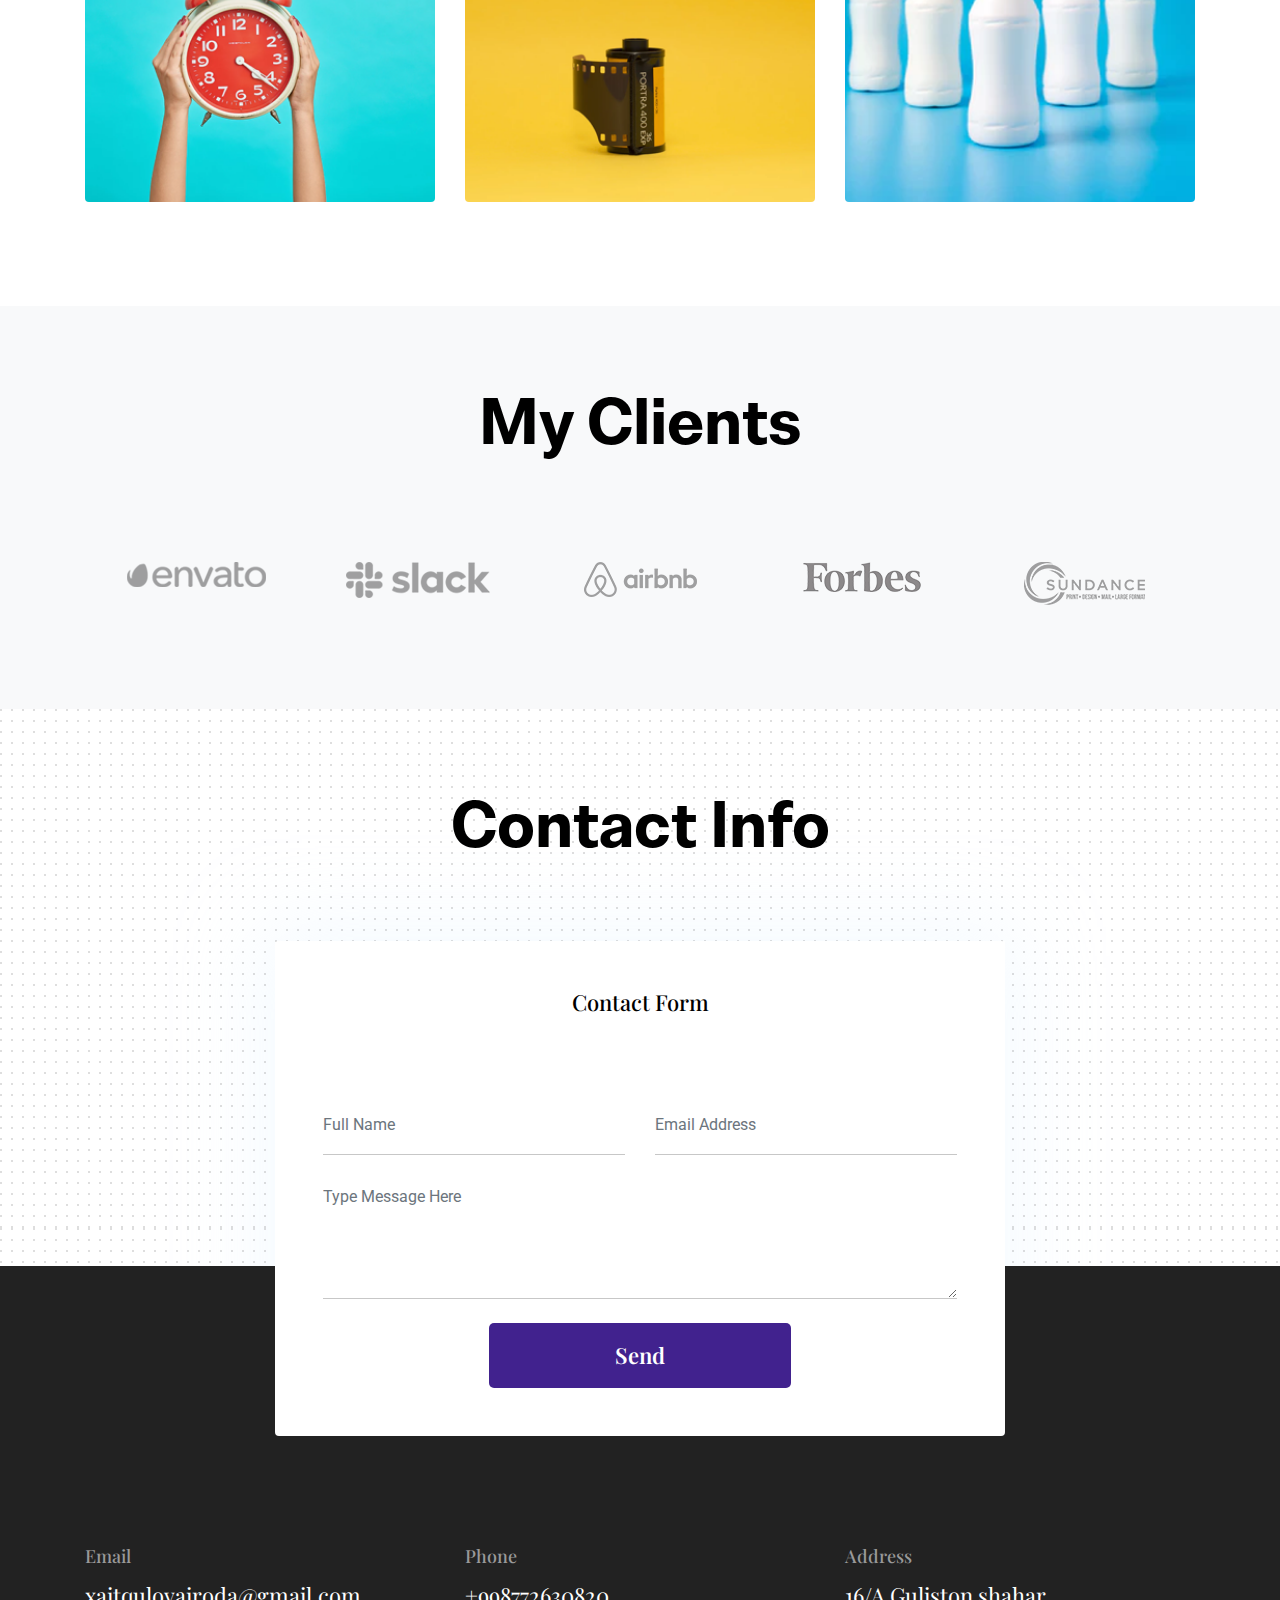
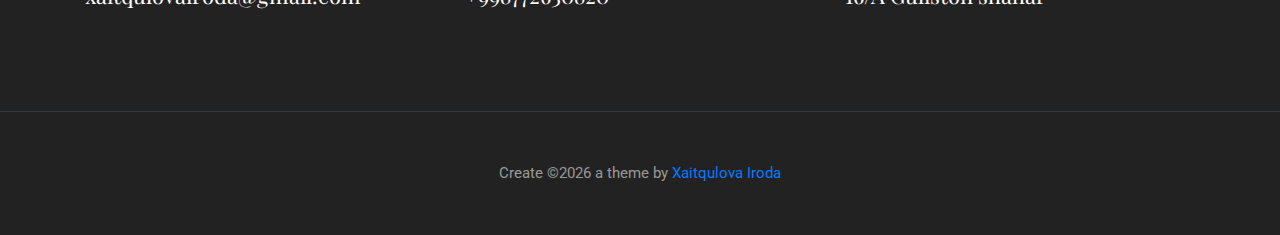
<file: portfolio.html>
<!DOCTYPE html>
<html lang="zxx">

<head>
  <meta charset="utf-8">
  <title>Portfolio Template</title>

  <!-- mobile responsive meta -->
  <meta name="viewport" content="width=device-width, initial-scale=1">
  <meta name="viewport" content="width=device-width, initial-scale=1, maximum-scale=1">
  
  <!-- ** Plugins Needed for the Project ** -->
  <!-- Bootstrap -->
  <link rel="stylesheet" href="plugins/bootstrap/bootstrap.min.css">
  <!-- slick slider -->
  <link rel="stylesheet" href="plugins/slick/slick.css">
  <!-- themefy-icon -->
  <link rel="stylesheet" href="plugins/themify-icons/themify-icons.css">

  <!-- Main Stylesheet -->
  <link href="css/style.css" rel="stylesheet">
  
  <!--Favicon-->
  <link rel="shortcut icon" href="images/favicon.ico" type="image/x-icon">
  <link rel="icon" href="images/favicon.ico" type="image/x-icon">

</head>

<body>
  

<header class="navigation fixed-top">
  <nav class="navbar navbar-expand-lg navbar-dark">
    <a class="navbar-brand font-tertiary h3" href="index.html"><img src="images/logo.png" alt="Myself"></a>
    <button class="navbar-toggler" type="button" data-toggle="collapse" data-target="#navigation"
      aria-controls="navigation" aria-expanded="false" aria-label="Toggle navigation">
      <span class="navbar-toggler-icon"></span>
    </button>

    <div class="collapse navbar-collapse text-center" id="navigation">
      <ul class="navbar-nav ml-auto">
        <li class="nav-item active">
          <a class="nav-link" href="index.html">Home</a>
        </li>
        <li class="nav-item">
          <a class="nav-link" href="about.html">about</a>
        </li>
        <li class="nav-item">
          <a class="nav-link" href="blog.html">Blog</a>
        </li>
        <li class="nav-item">
          <a class="nav-link" href="portfolio.html">Portfolio</a>
        </li>
        <li class="nav-item">
          <a class="nav-link" href="contact.html">Contact</a>
        </li>
      </ul>
    </div>
  </nav>
</header>

<!-- page title -->
<section class="page-title bg-primary position-relative">
  <div class="container">
    <div class="row">
      <div class="col-12 text-center">
        <h1 class="text-white font-tertiary">Portfolio</h1>
      </div>
    </div>
  </div>
  <!-- background shapes -->
  <img src="images/illustrations/page-title.png" alt="illustrations" class="bg-shape-1 w-100">
  <img src="images/illustrations/leaf-pink-round.png" alt="illustrations" class="bg-shape-2">
  <img src="images/illustrations/dots-cyan.png" alt="illustrations" class="bg-shape-3">
  <img src="images/illustrations/leaf-orange.png" alt="illustrations" class="bg-shape-4">
  <img src="images/illustrations/leaf-yellow.png" alt="illustrations" class="bg-shape-5">
  <img src="images/illustrations/dots-group-cyan.png" alt="illustrations" class="bg-shape-6">
  <img src="images/illustrations/leaf-cyan-lg.png" alt="illustrations" class="bg-shape-7">
</section>
<!-- /page title -->

<!-- portfolio -->
<section class="section">
  <div class="container">
    <div class="row mb-5">
      <div class="col-12">
        <div class="btn-group btn-group-toggle justify-content-center d-flex" data-toggle="buttons">
          <label class="btn btn-sm btn-primary active">
            <input type="radio" name="shuffle-filter" value="all" checked="checked" />All
          </label>
          <label class="btn btn-sm btn-primary">
            <input type="radio" name="shuffle-filter" value="design" />UI/UX Design
          </label>
          <label class="btn btn-sm btn-primary">
            <input type="radio" name="shuffle-filter" value="branding" />BRANDING
          </label>
          <label class="btn btn-sm btn-primary">
            <input type="radio" name="shuffle-filter" value="illustration" />ILLUSTRATION
          </label>
        </div>
      </div>
    </div>
    <div class="row shuffle-wrapper">
      <div class="col-lg-4 col-6 mb-4 shuffle-item" data-groups="[&quot;design&quot;,&quot;illustration&quot;]">
        <div class="position-relative rounded hover-wrapper">
          <img src="images/portfolio/item-1.png" alt="portfolio-image" class="img-fluid rounded w-100 d-block">
          <div class="hover-overlay">
            <div class="hover-content">
              <a class="btn btn-light btn-sm" href="project-single.html">view project</a>
            </div>
          </div>
        </div>
      </div>
      <div class="col-lg-4 col-6 mb-4 shuffle-item" data-groups="[&quot;branding&quot;]">
        <div class="position-relative rounded hover-wrapper">
          <img src="images/portfolio/item-2.png" alt="portfolio-image" class="img-fluid rounded w-100 d-block">
          <div class="hover-overlay">
            <div class="hover-content">
              <a class="btn btn-light btn-sm" href="project-single.html">view project</a>
            </div>
          </div>
        </div>
      </div>
      <div class="col-lg-4 col-6 mb-4 shuffle-item" data-groups="[&quot;illustration&quot;]">
        <div class="position-relative rounded hover-wrapper">
          <img src="images/portfolio/item-3.png" alt="portfolio-image" class="img-fluid rounded w-100 d-block">
          <div class="hover-overlay">
            <div class="hover-content">
              <a class="btn btn-light btn-sm" href="project-single.html">view project</a>
            </div>
          </div>
        </div>
      </div>
      <div class="col-lg-4 col-6 mb-4 shuffle-item" data-groups="[&quot;design&quot;,&quot;branding&quot;]">
        <div class="position-relative rounded hover-wrapper">
          <img src="images/portfolio/item-6.png" alt="portfolio-image" class="img-fluid rounded w-100 d-block">
          <div class="hover-overlay">
            <div class="hover-content">
              <a class="btn btn-light btn-sm" href="project-single.html">view project</a>
            </div>
          </div>
        </div>
      </div>
      <div class="col-lg-4 col-6 mb-4 shuffle-item" data-groups="[&quot;illustration&quot;]">
        <div class="position-relative rounded hover-wrapper">
          <img src="images/portfolio/item-8.png" alt="portfolio-image" class="img-fluid rounded w-100 d-block">
          <div class="hover-overlay">
            <div class="hover-content">
              <a class="btn btn-light btn-sm" href="project-single.html">view project</a>
            </div>
          </div>
        </div>
      </div>
      <div class="col-lg-4 col-6 mb-4 shuffle-item" data-groups="[&quot;design&quot;]">
        <div class="position-relative rounded hover-wrapper">
          <img src="images/portfolio/item-5.png" alt="portfolio-image" class="img-fluid rounded w-100 d-block">
          <div class="hover-overlay">
            <div class="hover-content">
              <a class="btn btn-light btn-sm" href="project-single.html">view project</a>
            </div>
          </div>
        </div>
      </div>
      <div class="col-lg-4 col-6 mb-4 shuffle-item" data-groups="[&quot;branding&quot;]">
        <div class="position-relative rounded hover-wrapper">
          <img src="images/portfolio/item-1.png" alt="portfolio-image" class="img-fluid rounded w-100 d-block">
          <div class="hover-overlay">
            <div class="hover-content">
              <a class="btn btn-light btn-sm" href="project-single.html">view project</a>
            </div>
          </div>
        </div>
      </div>
      <div class="col-lg-4 col-6 mb-4 shuffle-item" data-groups="[&quot;design&quot;,&quot;illustration&quot;,&quot;branding&quot;]">
        <div class="position-relative rounded hover-wrapper">
          <img src="images/portfolio/item-3.png" alt="portfolio-image" class="img-fluid rounded w-100 d-block">
          <div class="hover-overlay">
            <div class="hover-content">
              <a class="btn btn-light btn-sm" href="project-single.html">view project</a>
            </div>
          </div>
        </div>
      </div>
      <div class="col-lg-4 col-6 mb-4 shuffle-item illustration" data-groups="[&quot;illustration&quot;]">
        <div class="position-relative rounded hover-wrapper">
          <img src="images/portfolio/item-7.png" alt="portfolio-image" class="img-fluid rounded w-100 d-block">
          <div class="hover-overlay">
            <div class="hover-content">
              <a class="btn btn-light btn-sm" href="project-single.html">view project</a>
            </div>
          </div>
        </div>
      </div>
    </div>
  </div>
</section>
<!-- /portfolio -->

<!-- clients -->
<section class="section bg-light">
  <div class="container">
    <div class="row">
      <div class="col-12 text-center">
        <h2 class="section-title">My Clients</h2>
      </div>
    </div>
    <div class="row">
      <div class="col-12">
        <div class="client-logo-slider d-flex align-items-center">
          <a href="#" class="text-center d-block outline-0 p-4"><img class="d-unset img-fluid"
              src="images/clients-logo/client-logo-1.png" alt="client-logo"></a>
          <a href="#" class="text-center d-block outline-0 p-4"><img class="d-unset img-fluid"
              src="images/clients-logo/client-logo-2.png" alt="client-logo"></a>
          <a href="#" class="text-center d-block outline-0 p-4"><img class="d-unset img-fluid"
              src="images/clients-logo/client-logo-3.png" alt="client-logo"></a>
          <a href="#" class="text-center d-block outline-0 p-4"><img class="d-unset img-fluid"
              src="images/clients-logo/client-logo-4.png" alt="client-logo"></a>
          <a href="#" class="text-center d-block outline-0 p-4"><img class="d-unset img-fluid"
              src="images/clients-logo/client-logo-5.png" alt="client-logo"></a>
          <a href="#" class="text-center d-block outline-0 p-4"><img class="d-unset img-fluid"
              src="images/clients-logo/client-logo-1.png" alt="client-logo"></a>
          <a href="#" class="text-center d-block outline-0 p-4"><img class="d-unset img-fluid"
              src="images/clients-logo/client-logo-2.png" alt="client-logo"></a>
          <a href="#" class="text-center d-block outline-0 p-4"><img class="d-unset img-fluid"
              src="images/clients-logo/client-logo-3.png" alt="client-logo"></a>
          <a href="#" class="text-center d-block outline-0 p-4"><img class="d-unset img-fluid"
              src="images/clients-logo/client-logo-4.png" alt="client-logo"></a>
          <a href="#" class="text-center d-block outline-0 p-4"><img class="d-unset img-fluid"
              src="images/clients-logo/client-logo-5.png" alt="client-logo"></a>
        </div>
      </div>
    </div>
  </div>
</section>
<!-- /clients -->

<!-- contact -->
<section class="section section-on-footer" data-background="images/backgrounds/bg-dots.png">
  <div class="container">
    <div class="row">
      <div class="col-12 text-center">
        <h2 class="section-title">Contact Info</h2>
      </div>
      <div class="col-lg-8 mx-auto">
        <div class="bg-white rounded text-center p-5 shadow-down">
          <h4 class="mb-80">Contact Form</h4>
          <form action="#" class="row">
            <div class="col-md-6">
              <input type="text" id="name" name="name" placeholder="Full Name" class="form-control px-0 mb-4">
            </div>
            <div class="col-md-6">
              <input type="email" id="email" name="email" placeholder="Email Address" class="form-control px-0 mb-4">
            </div>
            <div class="col-12">
              <textarea name="message" id="message" class="form-control px-0 mb-4"
                placeholder="Type Message Here"></textarea>
            </div>
            <div class="col-lg-6 col-10 mx-auto">
              <button class="btn btn-primary w-100">send</button>
            </div>
          </form>
        </div>
      </div>
    </div>
  </div>
</section>
<!-- /contact -->

<!-- footer -->
<footer class="bg-dark footer-section">
  <div class="section">
    <div class="container">
      <div class="row">
        <div class="col-md-4">
          <h5 class="text-light">Email</h5>
          <p class="text-white paragraph-lg font-secondary">xaitqulovairoda@gmail.com</p>
        </div>
        <div class="col-md-4">
          <h5 class="text-light">Phone</h5>
          <p class="text-white paragraph-lg font-secondary">+998772630820</p>
        </div>
        <div class="col-md-4">
          <h5 class="text-light">Address</h5>
          <p class="text-white paragraph-lg font-secondary">16/A Guliston shahar </p>
        </div>
      </div>
    </div>
  </div>
  <div class="border-top text-center border-dark py-5">
    <p class="mb-0 text-light">Create ©<script>
        var CurrentYear = new Date().getFullYear()
        document.write(CurrentYear)
      </script> a theme by <a href="#">Xaitqulova Iroda </a></p>
  </div>
</footer>
<!-- /footer -->

<!-- jQuery -->
<script src="plugins/jQuery/jquery.min.js"></script>
<!-- Bootstrap JS -->
<script src="plugins/bootstrap/bootstrap.min.js"></script>
<!-- slick slider -->
<script src="plugins/slick/slick.min.js"></script>
<!-- filter -->
<script src="plugins/shuffle/shuffle.min.js"></script>

<!-- Main Script -->
<script src="js/script.js"></script>

</body>
</html>
</file>
<file: plugins/themify-icons/themify-icons.css>
@font-face{font-family:themify;src:url(fonts/themify.eot?-fvbane);src:url(fonts/themify.eot?#iefix-fvbane) format('embedded-opentype'),url(fonts/themify.woff?-fvbane) format('woff'),url(fonts/themify.ttf?-fvbane) format('truetype'),url(fonts/themify.svg?-fvbane#themify) format('svg');font-weight:400;font-style:normal}[class*=" ti-"],[class^=ti-]{font-family:themify;speak:none;font-style:normal;font-weight:400;font-variant:normal;text-transform:none;line-height:1;-webkit-font-smoothing:antialiased;-moz-osx-font-smoothing:grayscale}.ti-wand:before{content:"\e600"}.ti-volume:before{content:"\e601"}.ti-user:before{content:"\e602"}.ti-unlock:before{content:"\e603"}.ti-unlink:before{content:"\e604"}.ti-trash:before{content:"\e605"}.ti-thought:before{content:"\e606"}.ti-target:before{content:"\e607"}.ti-tag:before{content:"\e608"}.ti-tablet:before{content:"\e609"}.ti-star:before{content:"\e60a"}.ti-spray:before{content:"\e60b"}.ti-signal:before{content:"\e60c"}.ti-shopping-cart:before{content:"\e60d"}.ti-shopping-cart-full:before{content:"\e60e"}.ti-settings:before{content:"\e60f"}.ti-search:before{content:"\e610"}.ti-zoom-in:before{content:"\e611"}.ti-zoom-out:before{content:"\e612"}.ti-cut:before{content:"\e613"}.ti-ruler:before{content:"\e614"}.ti-ruler-pencil:before{content:"\e615"}.ti-ruler-alt:before{content:"\e616"}.ti-bookmark:before{content:"\e617"}.ti-bookmark-alt:before{content:"\e618"}.ti-reload:before{content:"\e619"}.ti-plus:before{content:"\e61a"}.ti-pin:before{content:"\e61b"}.ti-pencil:before{content:"\e61c"}.ti-pencil-alt:before{content:"\e61d"}.ti-paint-roller:before{content:"\e61e"}.ti-paint-bucket:before{content:"\e61f"}.ti-na:before{content:"\e620"}.ti-mobile:before{content:"\e621"}.ti-minus:before{content:"\e622"}.ti-medall:before{content:"\e623"}.ti-medall-alt:before{content:"\e624"}.ti-marker:before{content:"\e625"}.ti-marker-alt:before{content:"\e626"}.ti-arrow-up:before{content:"\e627"}.ti-arrow-right:before{content:"\e628"}.ti-arrow-left:before{content:"\e629"}.ti-arrow-down:before{content:"\e62a"}.ti-lock:before{content:"\e62b"}.ti-location-arrow:before{content:"\e62c"}.ti-link:before{content:"\e62d"}.ti-layout:before{content:"\e62e"}.ti-layers:before{content:"\e62f"}.ti-layers-alt:before{content:"\e630"}.ti-key:before{content:"\e631"}.ti-import:before{content:"\e632"}.ti-image:before{content:"\e633"}.ti-heart:before{content:"\e634"}.ti-heart-broken:before{content:"\e635"}.ti-hand-stop:before{content:"\e636"}.ti-hand-open:before{content:"\e637"}.ti-hand-drag:before{content:"\e638"}.ti-folder:before{content:"\e639"}.ti-flag:before{content:"\e63a"}.ti-flag-alt:before{content:"\e63b"}.ti-flag-alt-2:before{content:"\e63c"}.ti-eye:before{content:"\e63d"}.ti-export:before{content:"\e63e"}.ti-exchange-vertical:before{content:"\e63f"}.ti-desktop:before{content:"\e640"}.ti-cup:before{content:"\e641"}.ti-crown:before{content:"\e642"}.ti-comments:before{content:"\e643"}.ti-comment:before{content:"\e644"}.ti-comment-alt:before{content:"\e645"}.ti-close:before{content:"\e646"}.ti-clip:before{content:"\e647"}.ti-angle-up:before{content:"\e648"}.ti-angle-right:before{content:"\e649"}.ti-angle-left:before{content:"\e64a"}.ti-angle-down:before{content:"\e64b"}.ti-check:before{content:"\e64c"}.ti-check-box:before{content:"\e64d"}.ti-camera:before{content:"\e64e"}.ti-announcement:before{content:"\e64f"}.ti-brush:before{content:"\e650"}.ti-briefcase:before{content:"\e651"}.ti-bolt:before{content:"\e652"}.ti-bolt-alt:before{content:"\e653"}.ti-blackboard:before{content:"\e654"}.ti-bag:before{content:"\e655"}.ti-move:before{content:"\e656"}.ti-arrows-vertical:before{content:"\e657"}.ti-arrows-horizontal:before{content:"\e658"}.ti-fullscreen:before{content:"\e659"}.ti-arrow-top-right:before{content:"\e65a"}.ti-arrow-top-left:before{content:"\e65b"}.ti-arrow-circle-up:before{content:"\e65c"}.ti-arrow-circle-right:before{content:"\e65d"}.ti-arrow-circle-left:before{content:"\e65e"}.ti-arrow-circle-down:before{content:"\e65f"}.ti-angle-double-up:before{content:"\e660"}.ti-angle-double-right:before{content:"\e661"}.ti-angle-double-left:before{content:"\e662"}.ti-angle-double-down:before{content:"\e663"}.ti-zip:before{content:"\e664"}.ti-world:before{content:"\e665"}.ti-wheelchair:before{content:"\e666"}.ti-view-list:before{content:"\e667"}.ti-view-list-alt:before{content:"\e668"}.ti-view-grid:before{content:"\e669"}.ti-uppercase:before{content:"\e66a"}.ti-upload:before{content:"\e66b"}.ti-underline:before{content:"\e66c"}.ti-truck:before{content:"\e66d"}.ti-timer:before{content:"\e66e"}.ti-ticket:before{content:"\e66f"}.ti-thumb-up:before{content:"\e670"}.ti-thumb-down:before{content:"\e671"}.ti-text:before{content:"\e672"}.ti-stats-up:before{content:"\e673"}.ti-stats-down:before{content:"\e674"}.ti-split-v:before{content:"\e675"}.ti-split-h:before{content:"\e676"}.ti-smallcap:before{content:"\e677"}.ti-shine:before{content:"\e678"}.ti-shift-right:before{content:"\e679"}.ti-shift-left:before{content:"\e67a"}.ti-shield:before{content:"\e67b"}.ti-notepad:before{content:"\e67c"}.ti-server:before{content:"\e67d"}.ti-quote-right:before{content:"\e67e"}.ti-quote-left:before{content:"\e67f"}.ti-pulse:before{content:"\e680"}.ti-printer:before{content:"\e681"}.ti-power-off:before{content:"\e682"}.ti-plug:before{content:"\e683"}.ti-pie-chart:before{content:"\e684"}.ti-paragraph:before{content:"\e685"}.ti-panel:before{content:"\e686"}.ti-package:before{content:"\e687"}.ti-music:before{content:"\e688"}.ti-music-alt:before{content:"\e689"}.ti-mouse:before{content:"\e68a"}.ti-mouse-alt:before{content:"\e68b"}.ti-money:before{content:"\e68c"}.ti-microphone:before{content:"\e68d"}.ti-menu:before{content:"\e68e"}.ti-menu-alt:before{content:"\e68f"}.ti-map:before{content:"\e690"}.ti-map-alt:before{content:"\e691"}.ti-loop:before{content:"\e692"}.ti-location-pin:before{content:"\e693"}.ti-list:before{content:"\e694"}.ti-light-bulb:before{content:"\e695"}.ti-Italic:before{content:"\e696"}.ti-info:before{content:"\e697"}.ti-infinite:before{content:"\e698"}.ti-id-badge:before{content:"\e699"}.ti-hummer:before{content:"\e69a"}.ti-home:before{content:"\e69b"}.ti-help:before{content:"\e69c"}.ti-headphone:before{content:"\e69d"}.ti-harddrives:before{content:"\e69e"}.ti-harddrive:before{content:"\e69f"}.ti-gift:before{content:"\e6a0"}.ti-game:before{content:"\e6a1"}.ti-filter:before{content:"\e6a2"}.ti-files:before{content:"\e6a3"}.ti-file:before{content:"\e6a4"}.ti-eraser:before{content:"\e6a5"}.ti-envelope:before{content:"\e6a6"}.ti-download:before{content:"\e6a7"}.ti-direction:before{content:"\e6a8"}.ti-direction-alt:before{content:"\e6a9"}.ti-dashboard:before{content:"\e6aa"}.ti-control-stop:before{content:"\e6ab"}.ti-control-shuffle:before{content:"\e6ac"}.ti-control-play:before{content:"\e6ad"}.ti-control-pause:before{content:"\e6ae"}.ti-control-forward:before{content:"\e6af"}.ti-control-backward:before{content:"\e6b0"}.ti-cloud:before{content:"\e6b1"}.ti-cloud-up:before{content:"\e6b2"}.ti-cloud-down:before{content:"\e6b3"}.ti-clipboard:before{content:"\e6b4"}.ti-car:before{content:"\e6b5"}.ti-calendar:before{content:"\e6b6"}.ti-book:before{content:"\e6b7"}.ti-bell:before{content:"\e6b8"}.ti-basketball:before{content:"\e6b9"}.ti-bar-chart:before{content:"\e6ba"}.ti-bar-chart-alt:before{content:"\e6bb"}.ti-back-right:before{content:"\e6bc"}.ti-back-left:before{content:"\e6bd"}.ti-arrows-corner:before{content:"\e6be"}.ti-archive:before{content:"\e6bf"}.ti-anchor:before{content:"\e6c0"}.ti-align-right:before{content:"\e6c1"}.ti-align-left:before{content:"\e6c2"}.ti-align-justify:before{content:"\e6c3"}.ti-align-center:before{content:"\e6c4"}.ti-alert:before{content:"\e6c5"}.ti-alarm-clock:before{content:"\e6c6"}.ti-agenda:before{content:"\e6c7"}.ti-write:before{content:"\e6c8"}.ti-window:before{content:"\e6c9"}.ti-widgetized:before{content:"\e6ca"}.ti-widget:before{content:"\e6cb"}.ti-widget-alt:before{content:"\e6cc"}.ti-wallet:before{content:"\e6cd"}.ti-video-clapper:before{content:"\e6ce"}.ti-video-camera:before{content:"\e6cf"}.ti-vector:before{content:"\e6d0"}.ti-themify-logo:before{content:"\e6d1"}.ti-themify-favicon:before{content:"\e6d2"}.ti-themify-favicon-alt:before{content:"\e6d3"}.ti-support:before{content:"\e6d4"}.ti-stamp:before{content:"\e6d5"}.ti-split-v-alt:before{content:"\e6d6"}.ti-slice:before{content:"\e6d7"}.ti-shortcode:before{content:"\e6d8"}.ti-shift-right-alt:before{content:"\e6d9"}.ti-shift-left-alt:before{content:"\e6da"}.ti-ruler-alt-2:before{content:"\e6db"}.ti-receipt:before{content:"\e6dc"}.ti-pin2:before{content:"\e6dd"}.ti-pin-alt:before{content:"\e6de"}.ti-pencil-alt2:before{content:"\e6df"}.ti-palette:before{content:"\e6e0"}.ti-more:before{content:"\e6e1"}.ti-more-alt:before{content:"\e6e2"}.ti-microphone-alt:before{content:"\e6e3"}.ti-magnet:before{content:"\e6e4"}.ti-line-double:before{content:"\e6e5"}.ti-line-dotted:before{content:"\e6e6"}.ti-line-dashed:before{content:"\e6e7"}.ti-layout-width-full:before{content:"\e6e8"}.ti-layout-width-default:before{content:"\e6e9"}.ti-layout-width-default-alt:before{content:"\e6ea"}.ti-layout-tab:before{content:"\e6eb"}.ti-layout-tab-window:before{content:"\e6ec"}.ti-layout-tab-v:before{content:"\e6ed"}.ti-layout-tab-min:before{content:"\e6ee"}.ti-layout-slider:before{content:"\e6ef"}.ti-layout-slider-alt:before{content:"\e6f0"}.ti-layout-sidebar-right:before{content:"\e6f1"}.ti-layout-sidebar-none:before{content:"\e6f2"}.ti-layout-sidebar-left:before{content:"\e6f3"}.ti-layout-placeholder:before{content:"\e6f4"}.ti-layout-menu:before{content:"\e6f5"}.ti-layout-menu-v:before{content:"\e6f6"}.ti-layout-menu-separated:before{content:"\e6f7"}.ti-layout-menu-full:before{content:"\e6f8"}.ti-layout-media-right-alt:before{content:"\e6f9"}.ti-layout-media-right:before{content:"\e6fa"}.ti-layout-media-overlay:before{content:"\e6fb"}.ti-layout-media-overlay-alt:before{content:"\e6fc"}.ti-layout-media-overlay-alt-2:before{content:"\e6fd"}.ti-layout-media-left-alt:before{content:"\e6fe"}.ti-layout-media-left:before{content:"\e6ff"}.ti-layout-media-center-alt:before{content:"\e700"}.ti-layout-media-center:before{content:"\e701"}.ti-layout-list-thumb:before{content:"\e702"}.ti-layout-list-thumb-alt:before{content:"\e703"}.ti-layout-list-post:before{content:"\e704"}.ti-layout-list-large-image:before{content:"\e705"}.ti-layout-line-solid:before{content:"\e706"}.ti-layout-grid4:before{content:"\e707"}.ti-layout-grid3:before{content:"\e708"}.ti-layout-grid2:before{content:"\e709"}.ti-layout-grid2-thumb:before{content:"\e70a"}.ti-layout-cta-right:before{content:"\e70b"}.ti-layout-cta-left:before{content:"\e70c"}.ti-layout-cta-center:before{content:"\e70d"}.ti-layout-cta-btn-right:before{content:"\e70e"}.ti-layout-cta-btn-left:before{content:"\e70f"}.ti-layout-column4:before{content:"\e710"}.ti-layout-column3:before{content:"\e711"}.ti-layout-column2:before{content:"\e712"}.ti-layout-accordion-separated:before{content:"\e713"}.ti-layout-accordion-merged:before{content:"\e714"}.ti-layout-accordion-list:before{content:"\e715"}.ti-ink-pen:before{content:"\e716"}.ti-info-alt:before{content:"\e717"}.ti-help-alt:before{content:"\e718"}.ti-headphone-alt:before{content:"\e719"}.ti-hand-point-up:before{content:"\e71a"}.ti-hand-point-right:before{content:"\e71b"}.ti-hand-point-left:before{content:"\e71c"}.ti-hand-point-down:before{content:"\e71d"}.ti-gallery:before{content:"\e71e"}.ti-face-smile:before{content:"\e71f"}.ti-face-sad:before{content:"\e720"}.ti-credit-card:before{content:"\e721"}.ti-control-skip-forward:before{content:"\e722"}.ti-control-skip-backward:before{content:"\e723"}.ti-control-record:before{content:"\e724"}.ti-control-eject:before{content:"\e725"}.ti-comments-smiley:before{content:"\e726"}.ti-brush-alt:before{content:"\e727"}.ti-youtube:before{content:"\e728"}.ti-vimeo:before{content:"\e729"}.ti-twitter:before{content:"\e72a"}.ti-time:before{content:"\e72b"}.ti-tumblr:before{content:"\e72c"}.ti-skype:before{content:"\e72d"}.ti-share:before{content:"\e72e"}.ti-share-alt:before{content:"\e72f"}.ti-rocket:before{content:"\e730"}.ti-pinterest:before{content:"\e731"}.ti-new-window:before{content:"\e732"}.ti-microsoft:before{content:"\e733"}.ti-list-ol:before{content:"\e734"}.ti-linkedin:before{content:"\e735"}.ti-layout-sidebar-2:before{content:"\e736"}.ti-layout-grid4-alt:before{content:"\e737"}.ti-layout-grid3-alt:before{content:"\e738"}.ti-layout-grid2-alt:before{content:"\e739"}.ti-layout-column4-alt:before{content:"\e73a"}.ti-layout-column3-alt:before{content:"\e73b"}.ti-layout-column2-alt:before{content:"\e73c"}.ti-instagram:before{content:"\e73d"}.ti-google:before{content:"\e73e"}.ti-github:before{content:"\e73f"}.ti-flickr:before{content:"\e740"}.ti-facebook:before{content:"\e741"}.ti-dropbox:before{content:"\e742"}.ti-dribbble:before{content:"\e743"}.ti-apple:before{content:"\e744"}.ti-android:before{content:"\e745"}.ti-save:before{content:"\e746"}.ti-save-alt:before{content:"\e747"}.ti-yahoo:before{content:"\e748"}.ti-wordpress:before{content:"\e749"}.ti-vimeo-alt:before{content:"\e74a"}.ti-twitter-alt:before{content:"\e74b"}.ti-tumblr-alt:before{content:"\e74c"}.ti-trello:before{content:"\e74d"}.ti-stack-overflow:before{content:"\e74e"}.ti-soundcloud:before{content:"\e74f"}.ti-sharethis:before{content:"\e750"}.ti-sharethis-alt:before{content:"\e751"}.ti-reddit:before{content:"\e752"}.ti-pinterest-alt:before{content:"\e753"}.ti-microsoft-alt:before{content:"\e754"}.ti-linux:before{content:"\e755"}.ti-jsfiddle:before{content:"\e756"}.ti-joomla:before{content:"\e757"}.ti-html5:before{content:"\e758"}.ti-flickr-alt:before{content:"\e759"}.ti-email:before{content:"\e75a"}.ti-drupal:before{content:"\e75b"}.ti-dropbox-alt:before{content:"\e75c"}.ti-css3:before{content:"\e75d"}.ti-rss:before{content:"\e75e"}.ti-rss-alt:before{content:"\e75f"}
</file>
<file: css/style.css>
/*!------------------------------------------------------------------
[MAIN STYLESHEET]

PROJECT:	Project Name
VERSION:	Versoin Number
-------------------------------------------------------------------*/
/*------------------------------------------------------------------
[TABLE OF CONTENTS]
-------------------------------------------------------------------*/
/*  typography */
@import url("https://fonts.googleapis.com/css?family=Playfair+Display:400,700|Roboto:300,400,500,700");
@font-face {
  font-family: 'BwNistaInt-xBd';
  src: url("../plugins/fonts/BwNistaInt-xBd.woff") format("woff");
  font-style: normal;
  font-display: swap;
}

body {
  line-height: 1.2;
  font-family: "Roboto", sans-serif;
  -webkit-font-smoothing: antialiased;
  font-size: 15px;
  color: #4c4c4c;
}

p, .paragraph {
  font-weight: 400;
  color: #4c4c4c;
  font-size: 15px;
  line-height: 1.8;
  font-family: "Roboto", sans-serif;
}

p-lg, .paragraph-lg {
  font-size: 22px;
}

h1, h2, h3, h4, h5, h6 {
  color: #000;
  font-family: "Playfair Display", serif;
  line-height: 1.2;
}

h1, .h1 {
  font-size: 80px;
}

@media (max-width: 991px) {
  h1, .h1 {
    font-size: 65px;
  }
}

h2, .h2 {
  font-size: 60px;
}

@media (max-width: 991px) {
  h2, .h2 {
    font-size: 50px;
  }
}

h3, .h3 {
  font-size: 40px;
}

h4, .h4 {
  font-size: 22px;
}

h5, .h5 {
  font-size: 18px;
}

h6, .h6 {
  font-size: 14px;
}

/* Button style */
.btn {
  font-size: 22px;
  font-family: "Playfair Display", serif;
  text-transform: capitalize;
  padding: 16px 44px;
  border-radius: 5px;
  font-weight: 600;
  border: 0;
  position: relative;
  z-index: 1;
  transition: .2s ease;
}

.btn:focus {
  outline: 0;
  box-shadow: none !important;
}

.btn:active {
  box-shadow: none;
}

.btn-sm {
  font-size: 15px;
  padding: 10px 30px;
}

.btn-xs {
  padding: 5px 10px;
  font-size: 15px;
}

.btn-primary {
  background: #41228e;
  color: #fff;
}

.btn-primary:active {
  background: #542cb7 !important;
}

.btn-primary:hover {
  background: #542cb7;
}

.btn-primary.focus, .btn-primary.active {
  background: #542cb7 !important;
  box-shadow: none !important;
}

.btn-transparent {
  background: transparent;
  color: #41228e;
  font-weight: bold;
}

.btn-transparent:active, .btn-transparent:hover {
  color: #41228e;
}

body {
  background-color: #fff;
  overflow-x: hidden;
}

::-moz-selection {
  background: #542cb7;
  color: #fff;
}

::selection {
  background: #542cb7;
  color: #fff;
}

/* preloader */
.preloader {
  position: fixed;
  top: 0;
  left: 0;
  right: 0;
  bottom: 0;
  background-color: #fff;
  z-index: 999;
  display: flex;
  align-items: center;
  justify-content: center;
}

ol,
ul {
  list-style-type: none;
  margin: 0px;
}

img {
  vertical-align: middle;
  border: 0;
}

a,
a:hover,
a:focus {
  text-decoration: none;
}

a,
button,
select {
  cursor: pointer;
  transition: .2s ease;
}

a:focus,
button:focus,
select:focus {
  outline: 0;
}

a.text-dark:hover {
  color: #41228e !important;
}

a:hover {
  color: #41228e;
}

.slick-slide {
  outline: 0;
}

.section {
  padding-top: 80px;
  padding-bottom: 80px;
}

.section-title {
  margin-bottom: 80px;
  font-family: "BwNistaInt-xBd";
}

.bg-cover {
  background-size: cover;
  background-position: center center;
  background-repeat: no-repeat;
}

/* overlay */
.overlay {
  position: relative;
}

.overlay::before {
  position: absolute;
  content: '';
  height: 100%;
  width: 100%;
  top: 0;
  left: 0;
  background: #000;
  opacity: .5;
}

.outline-0 {
  outline: 0 !important;
}

.d-unset {
  display: unset !important;
}

.bg-primary {
  background: #41228e !important;
}

.bg-gray {
  background: #eaeaea !important;
}

.text-primary {
  color: #41228e !important;
}

.text-color {
  color: #4c4c4c;
}

.text-dark {
  color: #000 !important;
}

.text-light {
  color: #999999 !important;
}

.mb-10 {
  margin-bottom: 10px !important;
}

.mb-20 {
  margin-bottom: 20px !important;
}

.mb-30 {
  margin-bottom: 30px !important;
}

.mb-40 {
  margin-bottom: 40px !important;
}

.mb-50 {
  margin-bottom: 50px !important;
}

.mb-60 {
  margin-bottom: 60px !important;
}

.mb-70 {
  margin-bottom: 70px !important;
}

.mb-80 {
  margin-bottom: 80px !important;
}

.mb-90 {
  margin-bottom: 90px !important;
}

.mb-100 {
  margin-bottom: 100px !important;
}

.zindex-1 {
  z-index: 1;
}

.rounded-lg {
  border-radius: 15px;
}

.overflow-hidden {
  overflow: hidden;
}

.font-secondary {
  font-family: "Playfair Display", serif !important;
}

.font-tertiary {
  font-family: "BwNistaInt-xBd" !important;
}

.shadow {
  box-shadow: 0px 18px 39.1px 6.9px rgba(224, 241, 255, 0.34) !important;
}

.bg-dark {
  background-color: #222222 !important;
}

/* icon */
.icon {
  font-size: 45px;
}

.icon-bg {
  height: 100px;
  width: 100px;
  line-height: 100px;
  text-align: center;
}

.icon-light {
  color: #c8d5ef;
}

/* /icon */
/* slick slider */
.slick-dots {
  text-align: center;
  padding-left: 0;
}

.slick-dots li {
  display: inline-block;
  margin: 2px;
}

.slick-dots li.slick-active button {
  background: #fff;
  width: 25px;
}

.slick-dots li button {
  height: 6px;
  width: 12px;
  background: rgba(255, 255, 255, 0.5);
  color: transparent;
  border-radius: 10px;
  overflow: hidden;
  transition: .2s ease;
  border: 0;
}

/* /slick slider */
/* form */
.form-control {
  border: 0;
  border-radius: 0;
  border-bottom: 1px solid #c7c7c7;
  height: 60px;
}

.form-control:focus {
  border-color: #41228e;
  outline: 0;
  box-shadow: none !important;
}

textarea.form-control {
  height: 120px;
}

/* /form */
/* card */
.card {
  border: 0;
}

.card-header {
  border: 0;
}

.card-footer {
  border: 0;
}

/* /card */
.navigation {
  padding: 40px 130px;
  transition: .3s ease;
}

.navigation.nav-bg {
  background-color: #41228e;
  padding: 15px 100px;
}

@media (max-width: 991px) {
  .navigation.nav-bg {
    padding: 15px 20px;
  }
}

@media (max-width: 991px) {
  .navigation {
    padding: 20px;
    background: #41228e;
  }
}

.navbar .nav-item .nav-link {
  font-family: "BwNistaInt-xBd";
  text-transform: uppercase;
  padding: 15px;
}

.navbar .nav-item.active {
  font-weight: bold;
}

.navbar-dark .navbar-nav .nav-link {
  color: #fff;
}

.hero-area {
  padding: 300px 0 200px;
  position: relative;
}

@media (max-width: 767px) {
  .hero-area {
    padding: 250px 0 150px;
    overflow: hidden;
  }
}

.hero-area h1 {
  position: relative;
  z-index: 2;
}

.layer {
  position: absolute;
  z-index: 1;
}

#l1 {
  bottom: 0;
  left: 0;
}

#l2 {
  top: 190px;
  left: -250px;
}

#l3 {
  top: 200px;
  left: 40%;
}

#l4 {
  top: 200px;
  right: 40%;
}

#l5 {
  top: 100px;
  right: -150px;
}

#l6 {
  bottom: -20px;
  left: 10%;
}

#l7 {
  bottom: 100px;
  left: 20%;
}

#l8 {
  bottom: 160px;
  right: 45%;
}

#l9 {
  bottom: 100px;
  right: -10px;
}

.layer-bg {
  position: absolute;
  bottom: 0;
  left: 0;
}

/* skills */
.progress-wrapper {
  height: 130px;
  overflow: hidden;
}

.wave {
  position: absolute;
  width: 100%;
  height: 100%;
}

.wave::before, .wave::after {
  content: "";
  position: absolute;
  width: 800px;
  height: 800px;
  bottom: 0;
  left: 50%;
  background-color: rgba(255, 255, 255, 0.4);
  border-radius: 45%;
  -webkit-transform: translateX(-50%) rotate(0);
          transform: translateX(-50%) rotate(0);
  -webkit-animation: rotate 6s linear infinite;
          animation: rotate 6s linear infinite;
  z-index: 10;
}

.wave::after {
  border-radius: 47%;
  background-color: rgba(255, 255, 255, 0.9);
  -webkit-transform: translateX(-50%) rotate(0);
          transform: translateX(-50%) rotate(0);
  -webkit-animation: rotate 10s linear -5s infinite;
          animation: rotate 10s linear -5s infinite;
  z-index: 20;
}

@-webkit-keyframes rotate {
  50% {
    -webkit-transform: translateX(-50%) rotate(180deg);
            transform: translateX(-50%) rotate(180deg);
  }
  100% {
    -webkit-transform: translateX(-50%) rotate(360deg);
            transform: translateX(-50%) rotate(360deg);
  }
}

@keyframes rotate {
  50% {
    -webkit-transform: translateX(-50%) rotate(180deg);
            transform: translateX(-50%) rotate(180deg);
  }
  100% {
    -webkit-transform: translateX(-50%) rotate(360deg);
            transform: translateX(-50%) rotate(360deg);
  }
}

/* /skills */
/* education */
.edu-bg-image {
  position: absolute;
  left: 0;
  top: -300px;
  z-index: -1;
}

/* /education */
/* service */
.hover-bg-primary {
  transition: .3s ease;
}

.hover-bg-primary:hover {
  background: #41228e;
}

.hover-bg-primary:hover * {
  color: #fff;
}

.active-bg-primary {
  transition: .3s ease;
  background: #41228e;
}

.active-bg-primary * {
  color: #fff;
}

.hover-shadow {
  transition: .2s ease;
}

.hover-shadow:hover {
  box-shadow: 0px 18px 40px 8px rgba(224, 241, 255, 0.54) !important;
}

/* /service */
/* portfolio */
.hover-wrapper {
  overflow: hidden;
}

.hover-wrapper img {
  transition: .3s ease;
  -webkit-transform: scale(1.1);
          transform: scale(1.1);
}

.hover-wrapper:hover img {
  -webkit-transform: scale(1);
          transform: scale(1);
}

.hover-wrapper:hover .hover-overlay {
  opacity: 1;
  visibility: visible;
}

.hover-overlay {
  position: absolute;
  height: 100%;
  width: 100%;
  border-radius: inherit;
  top: 0;
  left: 0;
  background: rgba(0, 0, 0, 0.3);
  opacity: 0;
  visibility: hidden;
  transition: .3s ease;
}

.hover-content {
  position: absolute;
  top: 50%;
  -webkit-transform: translateY(-50%);
          transform: translateY(-50%);
  left: 0;
  right: 0;
  text-align: center;
}

/* /portfolio */
/* testimonial */
.testimonial-content strong {
  color: #2bfdff;
  font-weight: normal;
}

.testimonial-bg-shapes .container {
  position: relative;
  z-index: 1;
}

.testimonial-bg-shapes .bg-map {
  position: absolute;
  left: 50%;
  top: 50%;
  -webkit-transform: translate(-50%, -50%);
          transform: translate(-50%, -50%);
}

.testimonial-bg-shapes .bg-shape-1 {
  position: absolute;
  left: 100px;
  top: -50px;
}

.testimonial-bg-shapes .bg-shape-2 {
  position: absolute;
  right: 150px;
  top: 50px;
}

.testimonial-bg-shapes .bg-shape-3 {
  position: absolute;
  right: 50px;
  top: 200px;
}

.testimonial-bg-shapes .bg-shape-4 {
  position: absolute;
  left: 100px;
  bottom: 200px;
}

.testimonial-bg-shapes .bg-shape-5 {
  position: absolute;
  right: 200px;
  bottom: -50px;
}

/* /testimonial */
/* footer */
.footer-section {
  padding-top: 200px;
}

.section-on-footer {
  margin-bottom: -250px;
}

.shadow-down {
  position: relative;
}

.shadow-down::before {
  position: absolute;
  content: "";
  box-shadow: 0px 0px 80.75px 14.25px rgba(224, 241, 255, 0.34);
  height: 100%;
  width: 100%;
  left: 0;
  top: 0;
  z-index: -1;
}

/* /footer */
.card-lg {
  flex-direction: row-reverse;
  align-items: center;
}

@media (max-width: 991px) {
  .card-lg {
    flex-direction: column;
  }
}

blockquote {
  display: inline-block;
  padding: 10px 20px;
  background: #eaeaea;
  border-left: 2px solid #41228e;
  font-style: italic;
  font-size: 22px;
}

.content * {
  margin-bottom: 20px;
}

.content strong {
  font-family: "Playfair Display", serif;
  font-size: 22px;
  font-weight: normal;
  color: #000;
  display: inherit;
  line-height: 1.5;
}

.page-title-alt {
  padding: 350px 0 70px;
}

.border-thick {
  border: 10px solid;
}

.drag-lg-top {
  margin-top: -230px;
}

@media (max-width: 991px) {
  .drag-lg-top {
    margin-top: 0;
  }
}

.page-title-alt .container {
  position: relative;
  z-index: 1;
}

.page-title-alt .bg-shape-1 {
  position: absolute;
  left: 0;
  top: 0;
}

.page-title-alt .bg-shape-2 {
  position: absolute;
  left: 70px;
  top: 100px;
}

.page-title-alt .bg-shape-3 {
  position: absolute;
  left: 30%;
  top: 50px;
  -webkit-transform: rotate(180deg);
          transform: rotate(180deg);
}

.page-title-alt .bg-shape-4 {
  position: absolute;
  left: 100px;
  bottom: 100px;
}

.page-title-alt .bg-shape-5 {
  position: absolute;
  left: 40%;
  bottom: -25px;
}

.page-title-alt .bg-shape-6 {
  position: absolute;
  bottom: 100px;
  right: -100px;
}

.page-title {
  padding: 250px 0 150px;
}

.page-title .container {
  position: relative;
  z-index: 1;
}

.page-title .bg-shape-1 {
  position: absolute;
  left: 0;
  bottom: 0;
  width: 100%;
}

.page-title .bg-shape-2 {
  position: absolute;
  left: -20px;
  top: -10px;
}

.page-title .bg-shape-3 {
  position: absolute;
  left: 10%;
  top: 100px;
}

.page-title .bg-shape-4 {
  position: absolute;
  left: 50%;
  top: -20px;
}

.page-title .bg-shape-5 {
  position: absolute;
  left: 90px;
  bottom: -50px;
  -webkit-transform: rotate(180deg);
          transform: rotate(180deg);
}

.page-title .bg-shape-6 {
  position: absolute;
  right: 20%;
  bottom: -20px;
}

.page-title .bg-shape-7 {
  position: absolute;
  right: -220px;
  bottom: -100px;
}

.filter-controls li {
  cursor: pointer;
}

.filter-controls li.active {
  font-weight: bold;
}

/*# sourceMappingURL=maps/style.css.map */



/*  */
.image__img{
  width: 100px;
  height: 100px;
}
</file>
